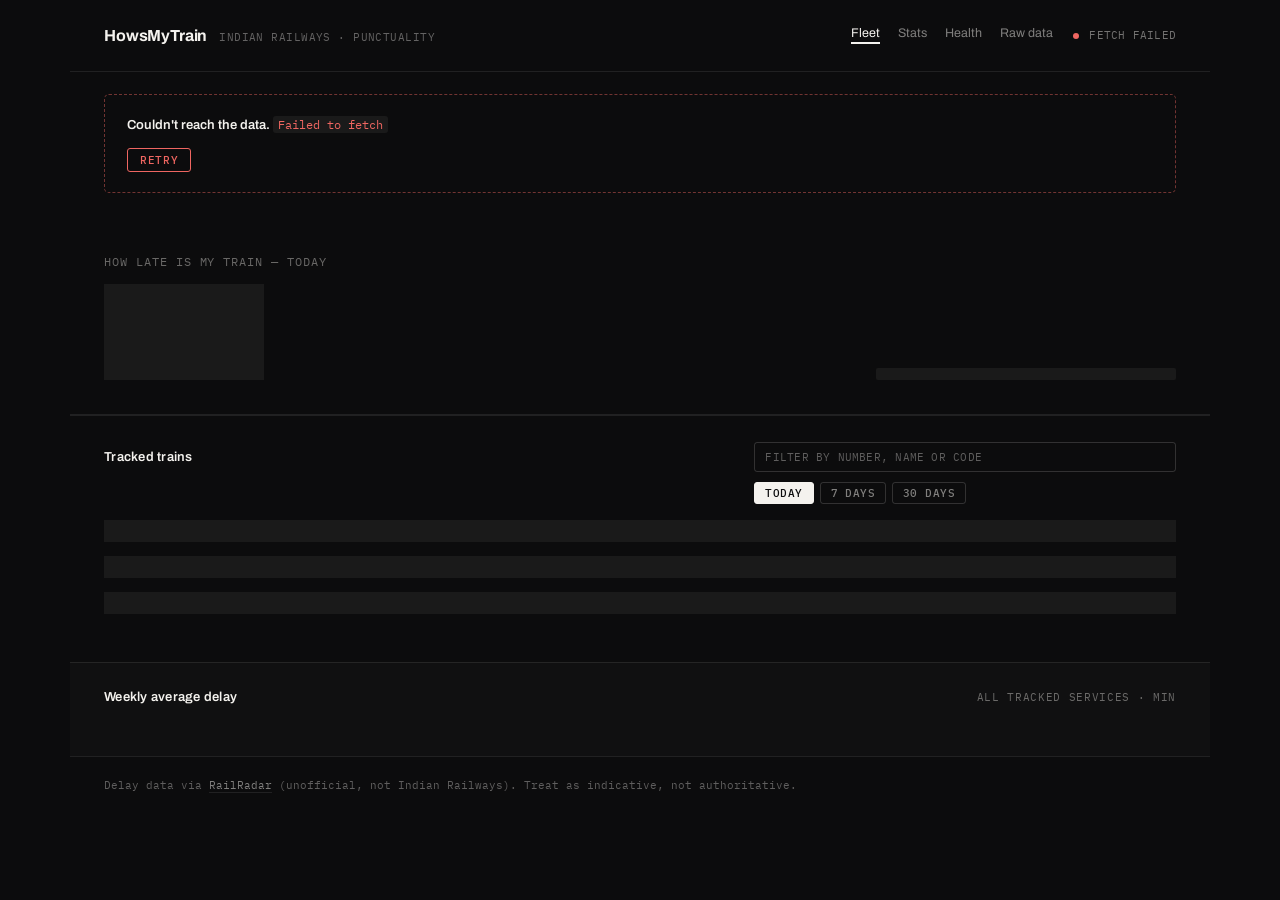
<file: docs/index.html>
<!DOCTYPE html>
<html lang="en">
<head>
<meta charset="UTF-8">
<meta name="viewport" content="width=device-width, initial-scale=1.0">
<title>HowsMyTrain</title>
<link rel="icon" href="./favicon.svg" type="image/svg+xml">
<meta name="theme-color" content="#0c0c0d">
<link rel="stylesheet" href="./styles.css">
<script src="./common.js"></script>
</head>
<body>
<div class="page">
  <div id="nav-slot"></div>

  <main id="main" tabindex="-1">
    <div id="notice"></div>

    <section class="hero-band" id="hero" aria-labelledby="hero-eyebrow">
      <div>
        <div class="hero-eyebrow" id="hero-eyebrow">HOW LATE IS MY TRAIN — TODAY</div>
        <div class="hero-figure"><span class="v sk fig"></span></div>
      </div>
      <div class="hero-rail"><div class="sk line"></div></div>
    </section>

    <section class="band">
      <div class="band-head">
        <h2>Tracked trains</h2>
        <div class="toolbar">
          <input class="search" id="filter" type="search"
                 placeholder="FILTER BY NUMBER, NAME OR CODE" aria-label="Filter trains">
          <div class="range" role="group" aria-label="Aggregation range">
            <button type="button" data-range="today" aria-pressed="true">TODAY</button>
            <button type="button" data-range="7d" aria-pressed="false">7 DAYS</button>
            <button type="button" data-range="30d" aria-pressed="false">30 DAYS</button>
          </div>
        </div>
      </div>
      <div class="states" id="states"></div>
      <div class="reg" id="reg">
        <div class="sk row"></div><div class="sk row"></div><div class="sk row"></div>
      </div>
      <div id="awaiting"></div>
    </section>

    <section class="band raised" id="week-band">
      <div class="band-head">
        <h2>Weekly average delay</h2>
        <span class="label">ALL TRACKED SERVICES · MIN</span>
      </div>
      <div id="week"></div>
    </section>
  </main>

  <div id="foot-slot"></div>
</div>

<script>
// Supabase access, the delay scale, formatting and schedule helpers all live
// in common.js.

const WINDOW_DAYS = 30;          // widest range the toggle offers
const SPARK_RUNS = 7;            // bars in the row chart -- runs, not days
// Fetch window. Wider than WINDOW_DAYS on purpose: the row chart counts runs,
// and a Saturday-only service needs about ten weeks on file before it has
// seven of them. The aggregates still slice their own 7/30 days out of this.
const HISTORY_DAYS = 70;
const REFRESH_MS = 5 * 60 * 1000;

let summary = [];                // train_summary rows
let byTrain = {};                // train_number -> { journey_date: delay }
let todayPoll = {};              // train_number -> delay, for runs polled today
let range = "today";
let stateFilter = null;          // null | 'running' | 'done' | 'before'

const todayKey = () => isoDate(new Date());

/** The last N calendar dates ending today, oldest first. */
function lastDays(n) {
  const out = [];
  for (let i = n - 1; i >= 0; i--) {
    const d = new Date();
    d.setDate(d.getDate() - i);
    out.push(isoDate(d));
  }
  return out;
}

const mean = (xs) => (xs.length ? xs.reduce((a, b) => a + b, 0) / xs.length : null);

// ---------------------------------------------------------------------------
// Rows for the selected range
//
// TODAY keeps every service scheduled to arrive today even before its poll
// lands -- a train that hasn't reported yet is a different fact from one that
// isn't running, and collapsing the two is what makes a sparse dashboard lie.
// The wider ranges show only what was actually observed.
// ---------------------------------------------------------------------------
function rowsFor(range) {
  const window = range === "today" ? [todayKey()] : lastDays(range === "7d" ? 7 : 30);
  const now = new Date();

  return summary.map(t => {
    const hist = byTrain[t.train_number] || {};
    const seen = window.map(d => hist[d]).filter(v => v !== null && v !== undefined);
    // Presence of the key, not of a value: a poll that landed with a null
    // delay is a reading we couldn't use, which is a different fact from
    // never having polled -- and only the latter may fall back to the
    // timetable. Without this a polled-but-unreadable run reads as hours late.
    const polled = Object.prototype.hasOwnProperty.call(todayPoll, t.train_number);
    const reading = todayPoll[t.train_number] || null;
    const delay = range === "today" ? (polled ? reading.delay_minutes : null)
                                    : (seen.length ? Math.round(mean(seen)) : null);
    return { t, delay, polled, observed: seen.length,
             state: journeyState(t, now, reading) };
  }).filter(r =>
    range === "today"
      ? r.t.journeys_observed > 0 && arrivesOn(r.t, now)
      : r.observed > 0
  ).sort(range === "today" ? byJourney : worstFirst);
}

// Worst first, for the aggregate ranges where every row is a finished mean.
// A service with nothing observed sinks rather than posing as punctual.
function worstFirst(a, b) {
  if (a.delay === null) return b.delay === null ? 0 : 1;
  if (b.delay === null) return -1;
  return b.delay - a.delay;
}

// Today reads as a running order, not a league table: what's out there now
// comes first (soonest arrival at the top, since that's the one you're about
// to meet), then the rest of the day in timetable order.
function byJourney(a, b) {
  const enRoute = (r) => (r.state && r.state.key === "running" ? 0 : 1);
  return enRoute(a) - enRoute(b) || arrivalMinutes(a.t) - arrivalMinutes(b.t);
}

// ---------------------------------------------------------------------------
// Hero -- always today, whatever the list is aggregating
// ---------------------------------------------------------------------------
function renderHero() {
  const todayDelay = (t) => (todayPoll[t.train_number] || {}).delay_minutes;
  const scheduled = summary.filter(t => arrivesOn(t, new Date()));
  const observed = scheduled
    .map(t => ({ t, delay: todayDelay(t) }))
    .filter(x => x.delay !== null && x.delay !== undefined);

  // ---- The headline figure -------------------------------------------------
  // Median of the journeys that actually lost time, not a mean over everything.
  //
  // A mean over all readings describes no real train: today's fifteen are
  // 0,0,0,0,0,0,0,0,0,5,6,12,13,27,51 -- mean 8, yet nine were exactly on time
  // and the late ones averaged 26. Dropping the zeros alone would swing it the
  // other way and claim the fleet runs half an hour down on a day most of it
  // was punctual, so the on-time COUNT carries that half of the story instead
  // (the rail beside this, and the note below).
  //
  // Median rather than mean because the tail is extreme: three journeys of two
  // summer specials hold roughly half of every delay minute on record.
  //
  // Note the two cuts differ on purpose. "Lost time" is any delay above zero;
  // "on time" is the DB's <= 10 min rule. A train 6 minutes down is counted
  // both as on time and as having lost time, because both are true.
  const delayed = observed.filter(x => x.delay > 0);
  const typical = delayed.length ? Math.round(median(delayed.map(x => x.delay))) : null;
  const onTime = observed.filter(x => band(x.delay).cls === "good").length;
  const worst = observed.reduce((w, x) => (w && w.delay >= x.delay ? w : x), null);

  // Same-day comparison against the trailing week, excluding today so the
  // baseline isn't partly the number it's being compared with. Same statistic
  // on both sides -- comparing today's median against a weekly mean would
  // report a change that is only a change of definition.
  const prior = lastDays(8).slice(0, 7)
    .flatMap(d => summary.map(t => (byTrain[t.train_number] || {})[d]))
    .filter(v => v !== null && v !== undefined && v > 0);
  const weekTypical = prior.length ? median(prior) : null;
  const delta = typical !== null && weekTypical !== null
    ? Math.round(typical - weekTypical) : null;

  const note = !observed.length
    ? "Not enough data yet — the weekly view needs a few days of polling."
    : !delayed.length
    ? `All ${observed.length} service${observed.length === 1 ? "" : "s"} polled since midnight ran to time.`
    : [
        // The first two numbers must PARTITION the readings, or the sentence
        // invites adding them up: "12 lost time, 17 on time" out of 24 reads
        // as broken arithmetic, because the five services 1-10 min down are
        // in both. So the pair here is lost-time vs exactly-on-schedule, and
        // the 10-minute rule is stated separately as the overlapping measure
        // it is.
        `${delayed.length} of ${observed.length} service${observed.length === 1 ? "" : "s"} polled since midnight lost time,`,
        `${observed.length - delayed.length} ran exactly to schedule.`,
        // Two delayed journeys make a "median" that is just those two averaged,
        // so the count above is what stops it reading as a settled figure.
        onTime ? `${onTime} were inside the 10-minute on-time mark.` : null,
        worst && worst.delay > 120 ? "One is over two hours down." : null,
      ].filter(Boolean).join(" ");

  document.getElementById("hero").innerHTML = `
    <div>
      <div class="hero-eyebrow" id="hero-eyebrow">HOW LATE IS MY TRAIN — TODAY</div>
      <div class="hero-figure">
        <span class="v">${typical === null ? "—" : typical}</span>
        ${typical === null ? "" : `<span class="u">min late, typically</span>`}
      </div>
      <p class="hero-note">${esc(note)}</p>
    </div>
    <div class="hero-rail">
      <div class="rail-row lead">
        <span class="k">ON TIME</span>
        <span class="v">${observed.length ? `${onTime} / ${observed.length}` : "—"}</span>
      </div>
      <div class="strip" role="img"
           aria-label="${observed.length ? `${onTime} of ${observed.length} services on time today` : "No services polled yet today"}">
        ${scheduled.map(t => {
          const d = todayDelay(t);
          return `<i class="${d !== null && d !== undefined && band(d).cls === "good" ? "on" : ""}"></i>`;
        }).join("")}
      </div>
      ${worst ? `
      <a class="rail-worst" href="./train.html?train=${encodeURIComponent(worst.t.train_number)}">
        <span class="rail-row">
          <span class="k">WORST TODAY</span>
          <span class="v" style="color:${scaleOf(worst.delay)}"
            >${esc(worst.t.train_number)} · ${fmtDelay(worst.delay)}</span>
        </span>
        <span class="name">${esc(worst.t.name || "Unnamed service")}</span>
      </a>` : `
      <div class="rail-row spaced">
        <span class="k">WORST TODAY</span>
        <span class="v" style="color:var(--text-3)">—</span>
      </div>`}
      <div class="rail-row">
        <span class="k">VS 7-DAY TYPICAL</span>
        <span class="v" style="color:${delta === null ? "var(--text-3)" : delta <= 0 ? "var(--ontime)" : "var(--severe)"}">
          ${delta === null ? "—" : `${delta <= 0 ? "−" : "+"}${Math.abs(delta)} min`}</span>
      </div>
      <div class="rail-row">
        <span class="k">POLLED</span>
        <span class="v">${observed.length} of ${scheduled.length}</span>
      </div>
    </div>`;
}

// ---------------------------------------------------------------------------
// Register
// ---------------------------------------------------------------------------

/**
 * Seven fixed slots ending today. A day the service didn't run keeps its slot
 * as a floor tick: dropping it would slide the other six along and quietly
 * describe a different week.
 */
/**
 * The row chart: this train's last few journeys, newest at the right.
 *
 * Counts RUNS, not calendar days. Keyed on days it was seven mostly-empty
 * slots for anything that doesn't run daily -- 13066 runs Saturdays, so a
 * seven-day window could never hold more than one bar, and the column said
 * nothing at all for a third of the fleet.
 *
 * Short histories pad on the left so the newest journey is always in the same
 * place across rows; those leading gaps mean "no more runs on file", which
 * looks identical to the old "didn't run that day" and is why the label had
 * to change with the data.
 */
function sparkbars(trainNo) {
  const hist = byTrain[trainNo] || {};
  const runs = Object.keys(hist)
    .filter(d => hist[d] !== null && hist[d] !== undefined)
    .sort()                                  // ISO dates: lexical == chronological
    .slice(-SPARK_RUNS)
    .map(d => hist[d]);

  const max = Math.max(...runs, 1);
  const pad = SPARK_RUNS - runs.length;
  const label = runs.length
    ? `Last ${runs.length} recorded journey${runs.length === 1 ? "" : "s"}, oldest first: `
      + runs.map(v => fmtDelay(v)).join(", ")
    : "No journeys recorded yet";

  return `<span class="spark" role="img" aria-label="${esc(label)}" title="${esc(label)}">`
    + '<i class="gap"></i>'.repeat(pad)
    + runs.map(v =>
        `<i style="height:${Math.max(6, Math.round(100 * v / max))}%;--bar:${scaleOf(v)}"></i>`
      ).join("")
    + `</span>`;
}

const STATE_LABEL = { running: "EN ROUTE", done: "COMPLETED", before: "NOT STARTED" };

/**
 * Journey-state filter.
 *
 * Counts come from the pre-state scope, never from the state selection, so
 * picking one doesn't collapse the other two to zero and strand you there.
 * Only rendered for TODAY: journeyState() is null for anything not running
 * today, so in the wider ranges every count would be zero.
 */
function renderStates(rows) {
  const el = document.getElementById("states");
  if (range !== "today") { el.innerHTML = ""; return; }

  const counts = { running: 0, done: 0, before: 0 };
  for (const r of rows) if (r.state) counts[r.state.key]++;

  // These come from the timetable, not from polling, so they will not agree
  // with the hero's count of readings -- a train can be COMPLETED here and
  // still have no delay on file, because its poll failed or hasn't landed.
  // The titles say so, since the two numbers sit inches apart on the page.
  const why = {
    running: "Scheduled to be under way now. From the timetable, not a live position.",
    done: "Scheduled arrival has passed. Says nothing about whether we got a reading.",
    before: "Not yet due to depart.",
  };
  el.innerHTML = counts.running + counts.done + counts.before === 0 ? "" :
    ["running", "done", "before"].map(k => `
      <button type="button" class="${k}" data-state="${k}"
              title="${why[k]}" aria-pressed="${stateFilter === k}">
        <i aria-hidden="true"></i>${counts[k]} ${STATE_LABEL[k]}
      </button>`).join("");

  el.querySelectorAll("button").forEach(btn => {
    btn.addEventListener("click", () => {
      stateFilter = stateFilter === btn.dataset.state ? null : btn.dataset.state;
      applyFilter();
    });
  });
}

/**
 * The delay cell.
 *
 * With a poll for today's run, this is a measurement. Without one there is no
 * delay to report -- an unpolled train is unknown, not punctual -- so the cell
 * falls back to what the timetable alone can say, in a visibly different
 * register: how long until it is due, or, once it is overdue, the floor on how
 * late it would be if it hasn't arrived. Both are marked; neither is ever
 * rendered as a plain number that could be mistaken for an observation.
 */
function delayCell({ t, delay, polled, observed }, multi) {
  if (delay !== null) {
    return `<span class="r-delay ${delay <= 0 ? "zero" : ""}"
      title="${multi ? `Mean of ${observed} observed journeys` : band(delay).text}"
      >${fmtDelay(delay)}</span>`;
  }
  if (polled && !multi) {
    return `<span class="r-delay none" title="Polled today, but the run carried no usable delay">—</span>`;
  }
  const gap = multi ? null : arrivalGap(t);
  if (gap === null) return `<span class="r-delay none">—</span>`;
  if (gap > 0) {
    return `<span class="r-delay prov" style="--scale:${scaleOf(gap)}"
      title="Not polled yet. Scheduled in at ${hhmm(t.scheduled_arrival)} — at least this late unless it has already arrived."
      >≥&nbsp;${fmtDelay(gap)}</span>`;
  }
  return `<span class="r-delay due"
    title="Still running. Scheduled in at ${hhmm(t.scheduled_arrival)}; the poller reads it near arrival."
    >DUE IN ${fmtDuration(-gap)}</span>`;
}

function renderRows(rows) {
  const reg = document.getElementById("reg");
  if (!rows.length) {
    reg.innerHTML = `<div class="empty-state">${
      summary.length
        ? "No tracked service matches that filter for this range."
        : "No journeys recorded yet — every tracked service is listed below."
    }</div>`;
    return;
  }

  const multi = range !== "today";
  reg.innerHTML = `
    <div class="reg-head" aria-hidden="true">
      <span>NO.</span><span>SERVICE</span><span>ROUTE &amp; TIMETABLE</span>
      <span style="text-align:right">${multi ? "AVG ARR" : "ACTUAL"}</span>
      <span style="text-align:right">${multi ? "AVG DELAY" : "DELAY"}</span>
      <span style="text-align:right" title="Delay as a share of the scheduled journey time">DELAY %</span>
      <span style="text-align:right" title="This train's last 7 recorded journeys, newest at the right — not the last 7 days">LAST 7 RUNS</span>
    </div>
    ${rows.map((r) => {
      const { t, delay, observed, state } = r;
      const actual = delay === null ? "—" : shiftTime(t.scheduled_arrival, delay);
      const span = journeyMinutes(t);
      const share = delayShare(delay, t);
      const meta = [
        multi ? `${observed} RUN${observed === 1 ? "" : "S"}`
              : (state ? STATE_LABEL[state.key] : "NOT RUNNING TODAY"),
        span ? fmtDuration(span) : null,      // scheduled length of the run
      ].filter(Boolean).join(" · ");

      return `
      <a class="reg-row" href="./train.html?train=${encodeURIComponent(t.train_number)}"
         style="--scale:${scaleOf(delay)}">
        <span class="r-no">${esc(t.train_number)}</span>
        <span class="r-svc">
          <span class="r-name">${esc(t.name || "—")}</span>
          <span class="r-meta">${meta}</span>
        </span>
        <span class="r-sched cell-sched">${scheduleStack(t, multi ? null : state)}</span>
        <span class="r-actual">${actual}</span>
        ${delayCell(r, multi)}
        <span class="r-share" title="${span ? `${fmtDelay(delay)} on a ${fmtDuration(span)} run` : "Journey length unknown"}"
          >${share === null ? "—"
             : share <= 0 ? "0%"
             : `${(share * 100).toFixed(share < 0.1 ? 1 : 0)}%`}</span>
        ${sparkbars(t.train_number)}
      </a>`;
    }).join("")}`;
}

function renderAwaiting() {
  // Never-observed services only. A train that ran yesterday but hasn't been
  // polled today is not "awaiting first data" -- it's in the list above with
  // an empty delay, which is the honest place for it.
  const waiting = summary.filter(t => !t.journeys_observed);
  const el = document.getElementById("awaiting");
  if (!waiting.length) { el.innerHTML = ""; return; }

  el.innerHTML = `
    <div class="awaiting">
      <div>
        <h3>Awaiting first data</h3>
        <div class="count">${waiting.length} SERVICE${waiting.length === 1 ? "" : "S"}</div>
      </div>
      <div>
        <p>Tracked and scheduled, but no usable journey recorded yet. A train
        only produces a row when it's polled while actually running — sparse
        services can sit here for days.</p>
        <div class="chips">${waiting.map(t => `
          <a class="chip" href="./train.html?train=${encodeURIComponent(t.train_number)}"
            >${esc(t.train_number)} · ${esc(runDaysText(t.run_days))}</a>`).join("")}</div>
      </div>
    </div>`;
}

function renderWeek() {
  const days = lastDays(7);
  const today = todayKey();
  const vals = days.map(d => {
    const xs = summary.map(t => (byTrain[t.train_number] || {})[d])
                      .filter(v => v !== null && v !== undefined);
    return xs.length ? Math.round(mean(xs)) : null;
  });

  if (!vals.some(v => v !== null)) {
    document.getElementById("week").innerHTML =
      `<div class="empty-state">Not enough data yet — the weekly view needs a few days of polling.</div>`;
    return;
  }

  const max = Math.max(...vals.filter(v => v !== null), 1);
  const worst = Math.max(...vals.filter(v => v !== null));

  document.getElementById("week").innerHTML = `
    <div class="week bars">${days.map((d, i) => {
      const v = vals[i];
      const cls = d === today ? "today" : v !== null && v === worst ? "worst" : "";
      return `<div class="${cls}">
        <span>${v === null ? "—" : v}</span>
        <i style="height:${v === null ? 0 : Math.max(2, Math.round(100 * v / max))}%"></i>
      </div>`;
    }).join("")}</div>
    <div class="week days">${days.map(d => {
      const isToday = d === today;
      const name = new Date(d + "T12:00").toLocaleDateString("en-GB", { weekday: "short" }).toUpperCase();
      return `<span class="${isToday ? "today" : ""}">${isToday ? "TODAY" : name}</span>`;
    }).join("")}</div>`;
}

// ---------------------------------------------------------------------------

function applyFilter() {
  const q = document.getElementById("filter").value.trim().toLowerCase();
  const scoped = rowsFor(range).filter(({ t }) =>
    !q || [t.train_number, t.name, t.source_code, t.destination_code]
      .some(v => String(v ?? "").toLowerCase().includes(q)));

  // Tabs count the search scope, before the state selection is applied.
  renderStates(scoped);
  renderRows(stateFilter && range === "today"
    ? scoped.filter(r => r.state && r.state.key === stateFilter)
    : scoped);
}

function notice(html, cls = "") {
  document.getElementById("notice").innerHTML = `<div class="notice ${cls}">${html}</div>`;
}

async function load() {
  if (!configured()) {
    notice(`<strong>Not configured yet.</strong> Set <code>SUPABASE_URL</code> and
      <code>SUPABASE_ANON_KEY</code> at the top of <code>docs/common.js</code>. Both are
      safe to commit — the anon key is public by design and row-level security
      restricts it to read-only.`);
    setPolled(null, "NOT CONFIGURED");
    return;
  }

  const since = new Date();
  since.setDate(since.getDate() - HISTORY_DAYS);
  try {
    const [rows, hist, runs] = await Promise.all([
      sb("train_summary", "select=*&order=train_number"),
      // `status` is what lets journeyState() see a late train still running,
      // instead of calling it Completed the moment the clock passes its
      // scheduled arrival.
      sb("daily_delays",
         `select=train_number,journey_date,delay_minutes,status,polled_at&journey_date=gte.${isoDate(since)}&order=journey_date`),
      // The heartbeat, not the last poll, says the scheduler is alive: most
      // runs correctly find nothing due and write no poll row at all.
      sb("poller_runs", "select=ran_at&order=ran_at.desc&limit=1").catch(() => []),
    ]);

    summary = rows;
    byTrain = {};
    todayPoll = {};
    for (const r of hist) {
      (byTrain[r.train_number] ||= {})[r.journey_date] = r.delay_minutes;
      // "Did we get a reading for the run arriving today?" is answered by when
      // the poll happened, not by journey_date. journey_date is mid-migration:
      // app/poller.py now files a run under its DEPARTURE date, so an overnight
      // train arriving this morning lands under yesterday and a journey_date ==
      // today lookup would silently report all 21 offset>0 trains as unpolled.
      // polled_at is near arrival under either convention. See TODO.md.
      if (isoDate(new Date(r.polled_at)) === todayKey()) {
        // The whole row, not just the delay: journeyState() needs `status`.
        todayPoll[r.train_number] = r;
      }
    }

    document.getElementById("notice").innerHTML = "";
    renderHero();
    applyFilter();
    renderAwaiting();
    renderWeek();
    setPolled(runs.length ? new Date(runs[0].ran_at) : null);
  } catch (err) {
    console.error(err);
    // The table name is in the message sb() throws; showing it turns "failed
    // to load" into something a maintainer can act on.
    notice(`<strong>Couldn't reach the data.</strong> <code>${esc(err.message)}</code>
      <br><button type="button" class="retry" id="retry">RETRY</button>`, "error");
    document.getElementById("retry").addEventListener("click", load);
    setPolled(null, "FETCH FAILED");
  }
}

document.addEventListener("DOMContentLoaded", () => {
  document.getElementById("nav-slot").innerHTML = appbar("fleet");
  document.getElementById("foot-slot").innerHTML = footer();
  document.getElementById("filter").addEventListener("input", applyFilter);

  document.querySelectorAll(".range button").forEach(btn => {
    btn.addEventListener("click", () => {
      range = btn.dataset.range;
      document.querySelectorAll(".range button").forEach(b =>
        b.setAttribute("aria-pressed", String(b === btn)));
      applyFilter();
    });
  });

  load();
  // The header carries the poll time so a stale view is never mistaken for a
  // live one; refreshing on a timer is what keeps that stamp meaningful.
  setInterval(load, REFRESH_MS);
});
</script>
</body>
</html>
</file>
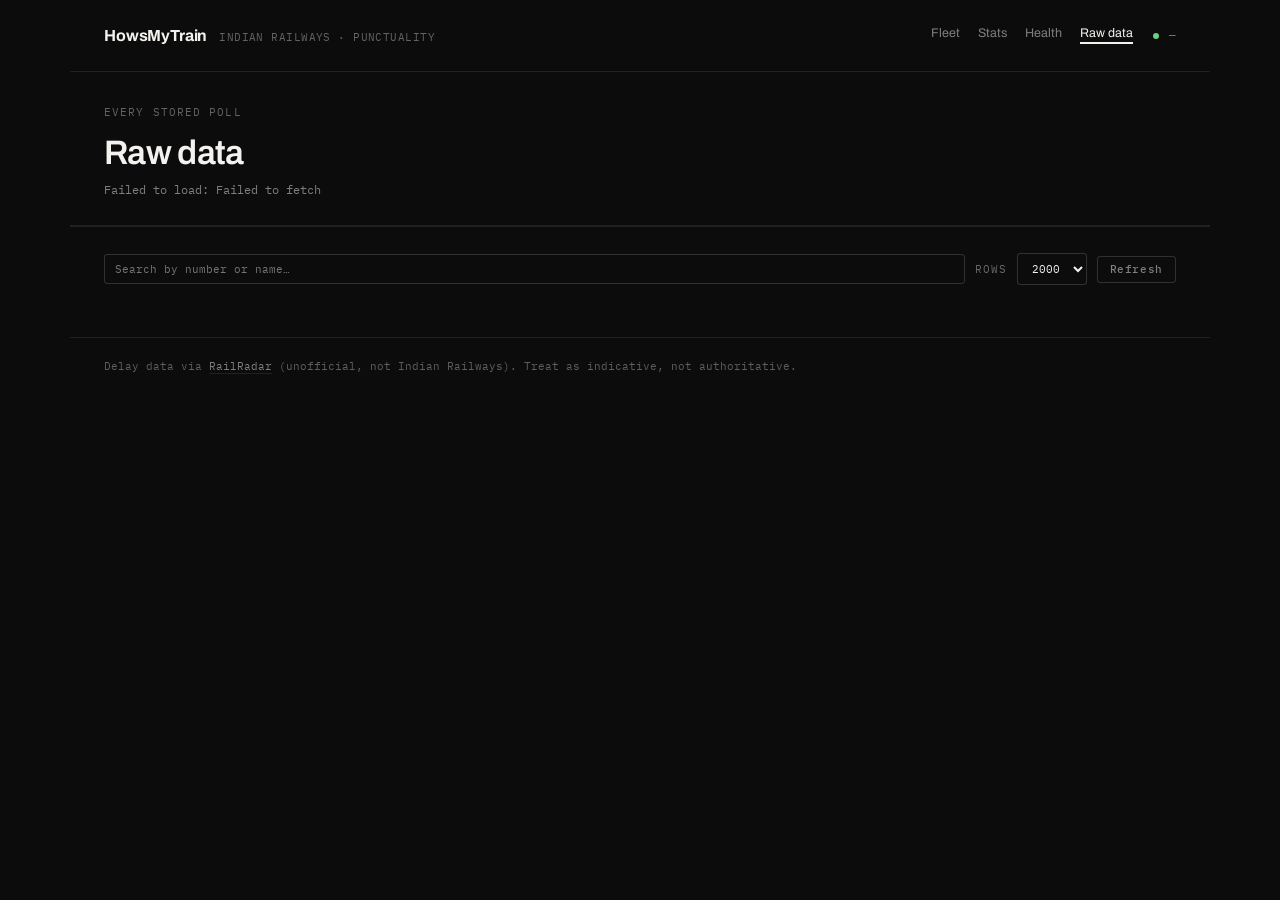
<file: docs/db.html>
<!DOCTYPE html>
<html lang="en">
<head>
<meta charset="UTF-8">
<meta name="viewport" content="width=device-width, initial-scale=1.0">
<title>DB view · HowsMyTrain</title>
<link rel="icon" href="./favicon.svg" type="image/svg+xml">
<meta name="theme-color" content="#0c0c0d">
<link rel="stylesheet" href="./styles.css">
<script src="./common.js"></script>
<style>
  /* Raw table can be wide/long -- let it scroll inside the card. */
  .db-scroll { overflow-x: auto; max-height: 70vh; overflow-y: auto; }
  .db-scroll thead th { position: sticky; top: 0; background: var(--bg); }
  .filters { margin-bottom: 18px; }
  td.mono { color: var(--text-2); }
</style>
</head>
<body>
<div class="page">
  <div id="nav-slot"></div>

  <main id="main" tabindex="-1">
    <div class="page-head">
      <div class="eyebrow">Every stored poll</div>
      <h1>Raw data</h1>
      <div class="meta" id="summary" role="status" aria-live="polite">Loading…</div>
    </div>

    <div class="card">
      <div class="filters">
        <input type="search" id="train-filter" list="train-list"
               placeholder="Search by number or name…" aria-label="Search trains">
        <!-- Native typeahead: the browser does the matching, and typing a name
             the list doesn't have still filters, so it's a search not a picker. -->
        <datalist id="train-list"></datalist>
        <label for="limit">Rows</label>
        <select id="limit">
          <option>200</option><option>500</option><option selected>2000</option>
        </select>
        <button id="refresh">Refresh</button>
      </div>
      <div class="db-scroll" id="table-container"></div>
    </div>
  </main>

  <div id="foot-slot"></div>
</div>

<script>
// Supabase access and formatting helpers live in common.js. This page used to
// hit the local FastAPI /api routes, which meant it was dead on GitHub Pages.

function delayClass(m) {
  if (m === null || m === undefined) return "";
  if (m <= 10) return "on-time";
  if (m <= 30) return "late";
  return "very-late";
}

let names = {};
let allPolls = [];

function render(polls) {
  const container = document.getElementById("table-container");
  if (!polls.length) {
    container.innerHTML = `<div class="empty-state">No polls stored yet for this selection.</div>`;
    return;
  }
  const rows = polls.map(p => {
    const href = `./train.html?train=${encodeURIComponent(p.train_number)}`;
    return `
    <tr data-href="${href}">
      <td class="mono" data-label="id">${p.id}</td>
      <td class="mono" data-label="journey_date">${esc(p.journey_date)}</td>
      <td class="cell-train" data-label="train">
        <a href="${href}" class="t-num">${esc(p.train_number)}</a>
        <span class="t-name">${esc(names[p.train_number] || "—")}</span>
      </td>
      <td class="${delayClass(p.delay_minutes)}" data-label="delay">${p.delay_minutes === null ? "–" : p.delay_minutes + " min"}</td>
      <td data-label="status">${esc(p.status ?? "–")}</td>
      <td data-label="station">${esc(p.current_station_code ?? "–")}</td>
      <td class="mono" data-label="polled_at">${new Date(p.polled_at).toLocaleString()}</td>
    </tr>`;
  }).join("");
  container.innerHTML = `
    <table class="fleet tabular db-long">
      <thead><tr>
        <th>id</th><th>journey_date</th><th>train</th><th>delay</th>
        <th>status</th><th>station</th><th>polled_at (fetched)</th>
      </tr></thead>
      <tbody>${rows}</tbody>
    </table>`;
  wireRows(container);
}

/** Number or name, substring, case-insensitive -- same rule as the fleet page. */
function applyFilter() {
  const q = document.getElementById("train-filter").value.trim().toLowerCase();
  const shown = !q ? allPolls : allPolls.filter(p =>
    p.train_number.toLowerCase().includes(q) ||
    (names[p.train_number] || "").toLowerCase().includes(q)
  );
  render(shown);
  const dates = new Set(shown.map(p => p.journey_date));
  document.getElementById("summary").textContent =
    `${shown.length} row${shown.length === 1 ? "" : "s"}`
    + (q ? ` of ${allPolls.length}` : "")
    + ` · ${dates.size} journey date${dates.size === 1 ? "" : "s"} · loaded ${new Date().toLocaleTimeString()}`;
}

async function load() {
  const limit = document.getElementById("limit").value;
  try {
    allPolls = await sb("polls", `select=*&order=polled_at.desc&limit=${encodeURIComponent(limit)}`);
    applyFilter();
    // Neutral: polls only land when a train is due, so a gap here is the
    // timetable, not a fault. The heartbeat lives on the health page.
    setPolled(allPolls.length ? new Date(allPolls[0].polled_at) : null,
              allPolls.length ? `LAST ROW ${istTime(new Date(allPolls[0].polled_at))} IST` : "NO ROWS",
              true);
  } catch (err) {
    console.error(err);
    document.getElementById("summary").textContent = "Failed to load: " + err.message;
  }
}

document.addEventListener("DOMContentLoaded", async () => {
  document.getElementById("nav-slot").innerHTML = appbar("db");
  document.getElementById("foot-slot").innerHTML = footer();
  const box = document.getElementById("train-filter");
  try {
    const trains = await sb("trains", "select=train_number,name&order=train_number");
    names = Object.fromEntries(trains.map(t => [t.train_number, t.name]));
    document.getElementById("train-list").innerHTML = trains.map(t =>
      `<option value="${esc(t.train_number)}">${esc(t.name || "")}</option>`).join("");
  } catch (err) { console.error(err); }

  // Filtering is local to the rows already fetched, so it can run per keystroke.
  box.addEventListener("input", applyFilter);
  document.getElementById("limit").addEventListener("change", load);
  document.getElementById("refresh").addEventListener("click", load);

  load();
});
</script>
</body>
</html>
</file>
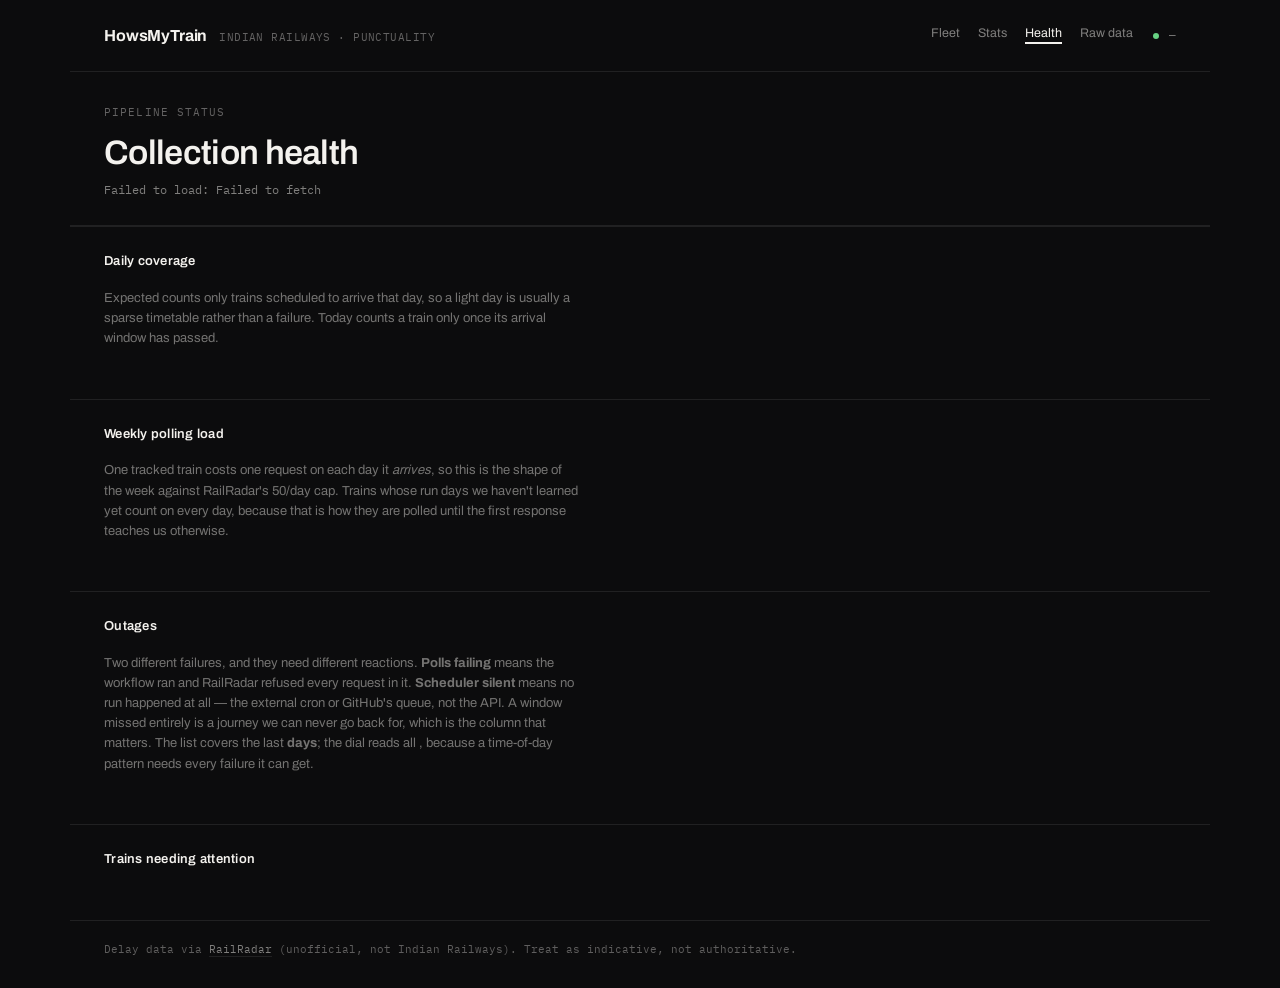
<file: docs/health.html>
<!DOCTYPE html>
<html lang="en">
<head>
<meta charset="UTF-8">
<meta name="viewport" content="width=device-width, initial-scale=1.0">
<title>Collection health · HowsMyTrain</title>
<link rel="icon" href="./favicon.svg" type="image/svg+xml">
<meta name="theme-color" content="#0c0c0d">
<link rel="stylesheet" href="./styles.css">
<script src="./common.js"></script>
<style>
  .table-scroll { overflow-x: auto; }
  .cov { display: flex; align-items: center; gap: 9px; min-width: 150px; }
  .cov .bar-track { flex: 1; }
  .miss { font-size: 11.5px; color: var(--text-3); }
  .miss b { color: var(--late); font-weight: 600; }

  /* ---- Weekly polling load ------------------------------------------------
     Bars are a share of the 50/day API cap, never of the busiest day: the
     headroom IS the point, and normalising to the max would draw a full bar
     on a quiet week. The track's dashed top edge is the cap. */
  .loadbars { align-items: end; }
  .loadbars > div { display: flex; flex-direction: column; gap: 7px; min-width: 0; }
  .loadbars .v { font: 500 12px/1 var(--mono); color: var(--text-2); text-align: center; }
  /* The track is drawn, not implied: its filled height is the whole 50, so
     the empty part above each bar is the headroom you have left. Without it
     seven mid-height bars say nothing about how close the cap is. */
  .loadbars .track {
    height: 108px;
    display: flex;
    align-items: flex-end;
    background: var(--track);
    border-top: 1px dashed rgba(244, 242, 238, 0.22);
  }
  .loadbars i { display: block; width: 100%; background: var(--bar-neutral-strong); min-height: 2px; }
  .loadbars .warn i { background: var(--late); }
  .loadbars .bad  i { background: var(--severe); }
  .loadbars .warn .v { color: var(--late); }
  .loadbars .bad  .v { color: var(--severe); }
  .loadbars .today .v { color: var(--text); }
  .loadbars .today i { background: var(--text); }

  .load-head { display: flex; justify-content: space-between; align-items: baseline; gap: 12px; margin-bottom: 9px; }
  .load-cap { font: 400 10px/1.2 var(--mono); letter-spacing: 0.08em; color: var(--text-3); }

  /* ---- Outages -----------------------------------------------------------
     The log answers "what happened last night", the histogram answers "does
     it keep happening at the same time" -- neither alone was enough to spot
     that every failure on record lands between 23:00 and 02:00. */
  .outages { display: grid; grid-template-columns: minmax(0, 1fr) 300px; gap: 34px; align-items: start; }

  /* A clock, not a bar chart: the failures cluster across midnight, and a
     linear axis tears that one cluster into two edges. 00 at the top,
     clockwise. Spoke length is failures in that hour. */
  .hourdial { display: block; width: 100%; max-width: 250px; margin: 4px auto 0; }
  .hourdial .ring { fill: none; stroke: var(--hairline); }
  .hourdial line { stroke-width: 9; }
  .hourdial line.track { stroke: var(--track); }
  .hourdial line.v { stroke: var(--severe); }
  .hourdial text { fill: var(--text-3); font: 400 9px var(--mono); }
  .hourdial .hub { fill: var(--text-2); font-size: 13px; letter-spacing: 0.04em; }
  .hourdial .hubcap { font-size: 7.5px; letter-spacing: 0.14em; }

  .outage-older { margin: 14px 0 0; }

  @media (max-width: 900px) {
    .outages { grid-template-columns: minmax(0, 1fr); gap: 26px; }
  }

  /* styles.css drops .week.days to gap:5px here. This row is .week.loadbars,
     so it keeps the base 10px unless told otherwise -- and the day labels
     would then sit out of line with the bars they belong to. */
  @media (max-width: 720px) {
    .week.loadbars { gap: 5px; }
    .loadbars .track { height: 84px; }
    .loadbars .v { font-size: 10px; }
    .load-head { flex-direction: column; align-items: flex-start; gap: 3px; }
  }
</style>
</head>
<body>
<div class="page">
  <div id="nav-slot"></div>

  <main id="main" tabindex="-1">
    <div class="page-head">
      <div class="eyebrow">Pipeline status</div>
      <h1>Collection health</h1>
      <div class="meta" id="subtitle" role="status" aria-live="polite">Loading…</div>
    </div>

    <div class="hero" id="hero"></div>

    <div class="card">
      <div class="card-head"><h2>Daily coverage</h2></div>
      <p class="waiting-note">
        Expected counts only trains scheduled to arrive that day, so a light
        day is usually a sparse timetable rather than a failure. Today counts
        a train only once its arrival window has passed.
      </p>
      <div class="table-scroll" id="days"></div>
    </div>

    <div class="card">
      <div class="card-head"><h2>Weekly polling load</h2></div>
      <p class="waiting-note">
        One tracked train costs one request on each day it <em>arrives</em>, so
        this is the shape of the week against RailRadar's 50/day cap. Trains
        whose run days we haven't learned yet count on every day, because that
        is how they are polled until the first response teaches us otherwise.
      </p>
      <div id="load"></div>
    </div>

    <div class="card">
      <div class="card-head"><h2>Outages</h2></div>
      <p class="waiting-note">
        Two different failures, and they need different reactions.
        <b>Polls failing</b> means the workflow ran and RailRadar refused every
        request in it. <b>Scheduler silent</b> means no run happened at all —
        the external cron or GitHub's queue, not the API. A window missed
        entirely is a journey we can never go back for, which is the column
        that matters. The list covers the last <b><span id="recent-days"></span>
        days</b>; the dial reads all <b><span id="hist-days"></span></b>, because
        a time-of-day pattern needs every failure it can get.
      </p>
      <div class="outages">
        <div class="table-scroll" id="incidents"></div>
        <div id="byhour"></div>
      </div>
    </div>

    <div class="card">
      <div class="card-head"><h2>Trains needing attention</h2></div>
      <div class="table-scroll" id="attention"></div>
    </div>
  </main>

  <div id="foot-slot"></div>
</div>

<script>
// How far back the page fetches. The outage log needs the longer view -- an
// incident a fortnight ago is still worth seeing, and gaps are found between
// consecutive heartbeats, so a short window would invent one at the cut.
const DAYS_BACK = 14;

// What the lists show. "Is collection working now" is a week's question, and a
// fortnight of rows answered it at twice the length. The charts still read the
// full DAYS_BACK: a distribution wants every observation it can get, and the
// time-of-day pattern only became visible with two weeks of failures in it.
const RECENT_DAYS = 7;
const WINDOW_AFTER_MIN = 90;   // matches AFTER in scripts/poll_due.py
const WINDOW_BEFORE_MIN = 10;  // matches BEFORE

// Dial geometry, in viewBox units: centre, inner radius, outer radius.
const DIAL_C = 110, DIAL_R0 = 46, DIAL_R1 = 94;

// The poller is triggered every 15 min, so a longer silence than this means a
// run was skipped rather than merely late. Also the tolerance for stitching
// consecutive failures into one incident: two failed runs 20 min apart are one
// outage, not two, and a list that says otherwise buries the real story.
const INCIDENT_GAP_MIN = 30;

/**
 * Group the heartbeat into outages, of two kinds that need different fixes.
 *
 *   polls-failing    the run happened and every poll in it was refused
 *   scheduler-silent no heartbeat at all for longer than INCIDENT_GAP_MIN
 *
 * A run with nothing due is not evidence of anything -- most runs find nothing
 * due -- so only runs that actually tried and got nowhere count as failing.
 *
 * `runs` comes in newest-first (that is how the page fetches it); this reads
 * oldest-first so adjacency is chronological, and returns newest-first again.
 */
function findIncidents(runs, now = new Date()) {
  const ts = [...runs]
    .map(r => ({ ...r, at: new Date(r.ran_at) }))
    .sort((a, b) => a.at - b.at);
  const out = [];
  let open = null;

  for (const r of ts) {
    // A poll that got through ends whatever was open: that is recovery, not a
    // lull. Only idle runs -- nothing due, so no evidence either way -- are
    // bridged, which is what the tolerance is for. Without this an outage
    // merges across its own recovery and reads as one long failure.
    if (r.ok_count > 0) {
      if (open) { out.push(open); open = null; }
      continue;
    }
    const failing = r.due_count > 0;
    if (failing) {
      if (open && (r.at - open.end) / 6e4 <= INCIDENT_GAP_MIN) {
        open.end = r.at;
        open.runs += 1;
        open.polls += r.failed_count;
        if (r.failure_reason) open.reasons.add(r.failure_reason);
      } else {
        if (open) out.push(open);
        open = { kind: "polls failing", start: r.at, end: r.at, runs: 1,
                 polls: r.failed_count, reasons: new Set(r.failure_reason ? [r.failure_reason] : []) };
      }
    }
  }
  if (open) out.push(open);

  // Silences are found between consecutive heartbeats rather than inside the
  // loop above: a gap is the absence of a run, so no row carries it.
  for (let i = 1; i < ts.length; i++) {
    const gap = (ts[i].at - ts[i - 1].at) / 6e4;
    if (gap > INCIDENT_GAP_MIN) {
      out.push({ kind: "scheduler silent", start: ts[i - 1].at, end: ts[i].at,
                 runs: 0, polls: 0, reasons: new Set() });
    }
  }
  // Still quiet right now counts too, or the one outage you most want to see
  // is the one that never appears.
  if (ts.length && (now - ts[ts.length - 1].at) / 6e4 > INCIDENT_GAP_MIN) {
    out.push({ kind: "scheduler silent", start: ts[ts.length - 1].at, end: now,
               runs: 0, polls: 0, ongoing: true, reasons: new Set() });
  }
  return out.sort((a, b) => b.start - a.start);
}

/**
 * Journeys whose whole polling window fell inside an outage.
 *
 * The honest cost. Failed polls get retried on the next tick, so a burst that
 * happens to miss every arrival costs nothing; one that swallows a window
 * costs that journey permanently, because RailRadar only serves current runs.
 */
function missedIn(incident, trains, runs) {
  // The test is "did any poll get through while this window was open", not
  // "does the window sit inside the incident's timestamps". Containment looks
  // equivalent and isn't: a heartbeat is stamped to the second, so 22469's
  // window opening at 23:00:00 fell outside an outage whose first failing run
  // is stamped 23:00:47, and a lost journey went unreported over 47 seconds.
  // Asking about successes needs no boundary arithmetic at all.
  const successes = runs.filter(r => r.ok_count > 0).map(r => +new Date(r.ran_at));
  let missed = 0;

  for (const t of trains) {
    const arr = minutesOfDay(t.scheduled_arrival);
    if (arr === null) continue;
    // From the day before to the day after: a window can open on one date and
    // shut on the next, and a long silence spans several.
    const from = new Date(incident.start);
    from.setHours(0, 0, 0, 0);
    from.setDate(from.getDate() - 1);
    for (let d = from; +d <= +incident.end + 864e5; d.setDate(d.getDate() + 1)) {
      const day = new Date(d);
      if (!arrivesOn(t, day)) continue;
      const open = day.getTime() + (arr - WINDOW_BEFORE_MIN) * 6e4;
      const shut = day.getTime() + (arr + WINDOW_AFTER_MIN) * 6e4;
      if (shut < +incident.start || open > +incident.end) continue;  // untouched
      if (!successes.some(s => s >= open && s <= shut)) missed += 1;
    }
  }
  return missed;
}

/** Failed polls per hour of the day, over whatever window is loaded. */
function failuresByHour(runs) {
  const hours = Array.from({ length: 24 }, () => ({ failed: 0, attempts: 0 }));
  for (const r of runs) {
    const h = new Date(r.ran_at).getHours();
    hours[h].failed += r.failed_count;
    hours[h].attempts += r.ok_count + r.failed_count;
  }
  return hours;
}

function minutesOfDay(t) {
  if (!t) return null;
  const [h, m] = String(t).split(":");
  return Number(h) * 60 + Number(m);
}

/** For today, a train only counts as expected once its window has closed. */
function windowClosed(train, now) {
  const arr = minutesOfDay(train.scheduled_arrival);
  if (arr === null) return true;
  return now.getHours() * 60 + now.getMinutes() > arr + WINDOW_AFTER_MIN;
}

function coverageBar(actual, expected) {
  const pct = expected ? Math.round(100 * actual / expected) : 100;
  const cls = pct >= 95 ? "good" : pct >= 70 ? "warn" : "bad";
  return `<div class="cov">
      <div class="bar-track"><div class="bar-fill ${cls}" style="width:${pct}%"></div></div>
      <span class="d-${cls}">${pct}%</span>
    </div>`;
}

const API_CAP = 50;   // RailRadar free tier, see app/railradar.py

/**
 * How many requests each weekday costs, against the cap.
 *
 * Counted through arrivesOn() rather than off run_days directly: run_days are
 * DEPARTURE days and we poll at arrival, so an overnight train departing
 * Friday spends its request on Saturday. Reading the raw array here would put
 * the load on the wrong day for all 21 offset services.
 */
// A single failed run has no duration -- "0 min" reads as though nothing
// happened, when what happened is one tick's worth of trains going unread.
const fmtDur = (mins) =>
  (mins < 1 ? "one tick"
            : mins < 60 ? `${Math.round(mins)} min`
                        : `${Math.floor(mins / 60)}h${String(Math.round(mins % 60)).padStart(2, "0")}`);

function renderOutages(runs, trains, now) {
  // Grouped over everything loaded, then listed for the recent window only.
  // Grouping first matters: an incident that began before the cutoff and ran
  // past it is one outage, and finding incidents in a pre-trimmed series would
  // split it at the boundary and report the tail as its own event.
  // The card's own prose states both windows; filled from the constants so a
  // caption cannot drift away from the numbers it describes.
  document.getElementById("recent-days").textContent = RECENT_DAYS;
  document.getElementById("hist-days").textContent = DAYS_BACK;

  const cutoff = now - RECENT_DAYS * 864e5;
  const all = findIncidents(runs, now);
  const incidents = all.filter(i => i.end >= cutoff);
  const older = all.length - incidents.length;
  const el = document.getElementById("incidents");

  el.innerHTML = !incidents.length
    ? `<div class="empty-state">No outages in the last ${RECENT_DAYS} days.${
        older ? ` ${older} before that.` : ""}</div>`
    : `<table class="tabular">
        <thead><tr><th>When</th><th>For</th><th>What</th>
          <th class="num">Polls lost</th><th class="num">Windows missed</th></tr></thead>
        <tbody>${incidents.map(i => {
          const mins = (i.end - i.start) / 6e4;
          const missed = missedIn(i, trains, runs);
          const why = [...i.reasons].join(", ");
          return `<tr>
            <td>${i.start.toLocaleString(undefined, { month: "short", day: "numeric",
                   hour: "2-digit", minute: "2-digit" })}${i.ongoing ? " <b>· now</b>" : ""}</td>
            <td>${fmtDur(mins)}</td>
            <td>${i.kind}${why ? ` <span class="dim">${esc(why)}</span>`
                   : i.kind === "polls failing" ? ` <span class="dim">reason not recorded</span>` : ""}</td>
            <td class="num">${i.polls || "—"}</td>
            <td class="num ${missed ? "bad" : ""}">${missed || "—"}</td>
          </tr>`;
        }).join("")}</tbody>
      </table>${older ? `<p class="waiting-note outage-older">${older} older
        outage${older === 1 ? "" : "s"} in the ${DAYS_BACK}-day history, still
        counted in the dial.</p>` : ""}`;

  // Failures by hour, as a 24-hour dial rather than a bar chart.
  //
  // The whole finding is that they cluster across midnight -- 23:00, 00:00 and
  // 01:00 hold every one of them. On a linear axis that single cluster is torn
  // in half and pinned to opposite ends, which is the one shape the chart
  // exists to show. A clock face has no ends.
  const hours = failuresByHour(runs);
  const worst = Math.max(1, ...hours.map(h => h.failed));
  const peak = hours.indexOf(hours.reduce((a, b) => (b.failed > a.failed ? b : a)));
  const total = hours.reduce((a, h) => a + h.failed, 0);

  // 00 at the top, clockwise, like a clock.
  const polar = (r, hour) => {
    const a = (hour / 24) * 2 * Math.PI - Math.PI / 2;
    return [(DIAL_C + r * Math.cos(a)).toFixed(1), (DIAL_C + r * Math.sin(a)).toFixed(1)];
  };
  const spoke = (hour, from, to, cls, title) => {
    const [x1, y1] = polar(from, hour);
    const [x2, y2] = polar(to, hour);
    return `<line class="${cls}" x1="${x1}" y1="${y1}" x2="${x2}" y2="${y2}"${
      title ? `><title>${title}</title></line>` : "/>"}`;
  };

  document.getElementById("byhour").innerHTML = `
    <div class="load-head">
      <span class="load-cap">FAILED POLLS BY HOUR</span>
      <span class="load-cap">${total} OF ${hours.reduce((a, h) => a + h.attempts, 0)}
        · ${DAYS_BACK}D</span>
    </div>
    <svg class="hourdial" viewBox="0 0 ${DIAL_C * 2} ${DIAL_C * 2}" role="img"
         aria-label="${total} failed polls by hour of day${total ? `, peaking at ${String(peak).padStart(2, "0")}:00` : ""}">
      <circle class="ring" cx="${DIAL_C}" cy="${DIAL_C}" r="${DIAL_R1}"/>
      ${/* Every hour gets a full-length faint spoke: it carries the hover
            target, and an hour with no failures still has to be findable. */""}
      ${hours.map((h, i) => spoke(i, DIAL_R0, DIAL_R1, "track",
        `${String(i).padStart(2, "0")}:00 — ${h.failed} of ${h.attempts} attempts failed`)).join("")}
      ${hours.map((h, i) => (h.failed
        ? spoke(i, DIAL_R0, DIAL_R0 + (DIAL_R1 - DIAL_R0) * (h.failed / worst), "v bad", "")
        : "")).join("")}
      ${[0, 6, 12, 18].map(hr => {
        const [x, y] = polar(DIAL_R1 + 11, hr);
        return `<text x="${x}" y="${y}" text-anchor="middle" dominant-baseline="central"
          >${String(hr).padStart(2, "0")}</text>`;
      }).join("")}
      ${total ? `
        <text x="${DIAL_C}" y="${DIAL_C - 8}" text-anchor="middle" class="hubcap">WORST HOUR</text>
        <text x="${DIAL_C}" y="${DIAL_C + 10}" text-anchor="middle" class="hub"
          >${String(peak).padStart(2, "0")}:00</text>`
      : `<text x="${DIAL_C}" y="${DIAL_C}" text-anchor="middle" dominant-baseline="central"
           class="hubcap">NO FAILURES</text>`}
    </svg>`;
}

function renderLoad(trains, now) {
  // Monday of the current week, so the seven dates line up with the labels.
  const monday = new Date(now);
  monday.setDate(monday.getDate() - ((now.getDay() + 6) % 7));
  const days = WEEK.map((_, i) => {
    const d = new Date(monday);
    d.setDate(d.getDate() + i);
    return d;
  });

  const counts = days.map(d => trains.filter(t => arrivesOn(t, d)).length);
  const peak = Math.max(...counts);
  const todayKey = weekKey(now);

  document.getElementById("load").innerHTML = `
    <div class="load-head">
      <span class="load-cap">BUSIEST ${WEEK[counts.indexOf(peak)].toUpperCase()} · ${peak} OF ${API_CAP}
        · ${Math.max(0, API_CAP - peak)} SPARE</span>
      <span class="load-cap">50/DAY API CAP</span>
    </div>
    <div class="week loadbars">${counts.map((n, i) => {
      // Against the cap, not against each other.
      const pctOfCap = n / API_CAP;
      const cls = pctOfCap > 0.9 ? "bad" : pctOfCap > 0.7 ? "warn" : "";
      const today = WEEK[i] === todayKey ? " today" : "";
      return `<div class="${cls}${today}">
        <span class="v">${n}</span>
        <span class="track" title="${n} of ${API_CAP} requests">
          <i style="height:${Math.min(100, Math.max(1, pctOfCap * 100)).toFixed(1)}%"></i>
        </span>
      </div>`;
    }).join("")}</div>
    <div class="week days">${WEEK.map(d => {
      const isToday = d === todayKey;
      return `<span class="${isToday ? "today" : ""}">${isToday ? "TODAY" : d.toUpperCase()}</span>`;
    }).join("")}</div>`;
}

/**
 * Which trains we have a reading for, keyed by the date they ARRIVED.
 *
 * A poll is filed under `journey_date`, the date the run departed its source,
 * because that is what RailRadar's startDate reports. Every other number on
 * this page is about arrivals: a day's "expected" is the trains scheduled to
 * arrive on it. Comparing the two directly is off by arrival_day_offset, and
 * it passes anyway on most days for the worst possible reason -- a daily train
 * has *some* row under that date, just belonging to a different journey. Only
 * the most recent day fails to line up, which is precisely the window the
 * attention table reads, so 04014 was reported missed every day while being
 * polled correctly every day.
 */
function pollsByArrivalDate(polls, trains) {
  const offset = {};
  for (const t of trains) offset[t.train_number] = t.arrival_day_offset || 0;

  const byDate = {};
  for (const p of polls) {
    if (!p.journey_date) continue;
    // Built from parts in local time: new Date("2026-08-07") is parsed as UTC
    // midnight, which is the previous day for any viewer behind UTC.
    const [y, m, d] = String(p.journey_date).split("-").map(Number);
    const arrived = new Date(y, m - 1, d + (offset[p.train_number] || 0));
    (byDate[isoDate(arrived)] ||= new Set()).add(p.train_number);
  }
  return byDate;
}

function render(trains, polls, runs, now) {
  const byDate = pollsByArrivalDate(polls, trains);

  const today = isoDate(now);
  // A train can only be missed on days it was actually being tracked. Without
  // this, adding trains retroactively invents misses for every earlier day and
  // drags coverage down to a number that means nothing.
  const trackedFrom = (t) => (t.created_at ? isoDate(new Date(t.created_at)) : "0000-00-00");
  const rows = [];
  for (let i = 0; i < RECENT_DAYS; i++) {
    const d = new Date(now);
    d.setDate(d.getDate() - i);
    const key = isoDate(d);
    const expectedTrains = trains.filter(t =>
      arrivesOn(t, d) && key >= trackedFrom(t) && (key !== today || windowClosed(t, now))
    );
    const got = byDate[key] || new Set();
    const missed = expectedTrains.filter(t => !got.has(t.train_number));
    // Counted against the expected set, not as every reading filed on that
    // date. Today holds readings for trains whose windows have not closed yet
    // -- an early poll, or a follow-up chasing a late run -- and those are not
    // evidence about the journeys being scored. Counting them gave today 18
    // of 14, which reads as 129% coverage.
    rows.push({ key, d, expected: expectedTrains.length,
                actual: expectedTrains.length - missed.length, missed });
  }

  // Only days from the first poll onward -- before that there was nothing to miss.
  const dates = Object.keys(byDate).sort();
  const firstDay = dates[0];
  const scored = rows.filter(r => firstDay && r.key >= firstDay);

  const totExp = scored.reduce((a, r) => a + r.expected, 0);
  const totAct = scored.reduce((a, r) => a + Math.min(r.actual, r.expected), 0);
  const lastPoll = polls.length
    ? new Date(Math.max(...polls.map(p => new Date(p.polled_at))))
    : null;
  const covPct = totExp ? Math.round(100 * totAct / totExp) : null;

  // The heartbeat, not the last poll, is what says the scheduler is alive:
  // most runs correctly find nothing due and write no poll rows.
  const lastRun = runs.length ? new Date(Math.max(...runs.map(r => new Date(r.ran_at)))) : null;
  setPolled(lastRun, lastRun ? null : "NO HEARTBEAT");
  const minsSinceRun = lastRun ? (now - lastRun) / 6e4 : null;
  const runTone = minsSinceRun === null ? "idle"
    : minsSinceRun < 45 ? "good" : minsSinceRun < 120 ? "warn" : "bad";
  const runsToday = runs.filter(r => isoDate(new Date(r.ran_at)) === today).length;

  document.getElementById("hero").innerHTML = [
    ["Scheduler", lastRun ? Math.round(minsSinceRun) : "–", lastRun ? "min ago" : "",
      lastRun ? `${runsToday} runs today · external cron triggers every 15 min`
              : "no heartbeat yet — deploy the updated poller", "--series-1", runTone],
    ["Coverage", covPct === null ? "–" : covPct, covPct === null ? "" : "%",
      `${totAct} of ${totExp} expected polls · ${RECENT_DAYS} days`, "--series-3",
      covPct === null ? "" : covPct >= 95 ? "good" : covPct >= 70 ? "warn" : "bad"],
    ["Last train polled", lastPoll ? `${Math.round((now - lastPoll) / 36e5)}` : "–", lastPoll ? "h ago" : "",
      lastPoll ? "gaps here are normal between arrivals" : "nothing recorded", "--series-7", ""],
    ["Trains tracked", trains.length, "",
      `${trains.filter(t => !t.run_days).length} schedules still unknown`, "--series-2", ""],
  ].map(([k, v, unit, d, hue, tone]) => `
    <div class="stat" style="--accent: var(${hue})">
      <div class="k">${k}</div>
      <div class="v ${tone}">${v}${unit ? `<span class="unit">${unit}</span>` : ""}</div>
      <div class="d">${d}</div>
    </div>`).join("");

  document.getElementById("days").innerHTML = `
    <table class="fleet tabular">
      <thead><tr><th>Date</th><th>Day</th><th class="num">Expected</th><th class="num">Polled</th>
        <th>Coverage</th><th>Missed</th></tr></thead>
      <tbody>${rows.map(r => `
        <tr>
          <td>${r.key}${r.key === today ? ' <span class="dim">(today)</span>' : ""}</td>
          <td class="dim">${r.d.toLocaleDateString(undefined, { weekday: "short" })}</td>
          <td class="num">${r.expected}</td>
          <td class="num">${r.actual}</td>
          <td>${r.expected ? coverageBar(r.actual, r.expected) : '<span class="dim">—</span>'}</td>
          <td class="miss">${
            !firstDay || r.key < firstDay ? '<span class="dim">before tracking</span>'
            : r.missed.length ? `<b>${r.missed.length}</b> · ${r.missed.slice(0, 6).map(t => esc(t.train_number)).join(", ")}${r.missed.length > 6 ? "…" : ""}`
            : '<span class="d-good">complete</span>'
          }</td>
        </tr>`).join("")}</tbody>
    </table>`;

  // Anything expected in the last 3 scored days but never seen.
  const recent = scored.slice(0, 3);
  const problem = trains.map(t => {
    const missedDays = recent.filter(r => r.missed.some(m => m.train_number === t.train_number)).length;
    const everPolled = polls.some(p => p.train_number === t.train_number);
    return { t, missedDays, everPolled };
  }).filter(x => x.missedDays > 0 || !x.everPolled);

  document.getElementById("attention").innerHTML = !problem.length
    ? `<div class="empty-state">Nothing outstanding — every expected poll has landed.</div>`
    : `<table class="fleet tabular">
        <thead><tr><th>Train</th><th>Route &amp; time</th><th>Runs on</th>
          <th class="num">Missed</th><th>State</th></tr></thead>
        <tbody>${problem.map(({ t, missedDays, everPolled }) => {
          const href = `./train.html?train=${encodeURIComponent(t.train_number)}`;
          const tone = !everPolled ? "idle" : missedDays >= 2 ? "bad" : "warn";
          const label = !everPolled ? "Never polled" : missedDays >= 2 ? "Repeatedly missed" : "Missed once";
          return `<tr data-href="${href}">
            <td class="cell-train"><a href="${href}" class="t-num">${esc(t.train_number)}</a>
                <span class="t-name">${esc(t.name || "—")}</span></td>
            ${scheduleCell(t)}
            <td data-label="Runs on">${runDaysDots(t.run_days)}</td>
            <td class="num" data-label="Missed">${missedDays || "–"}</td>
            <td data-label="State"><span class="pill ${tone}">${label}</span></td>
          </tr>`;
        }).join("")}</tbody>
      </table>`;
  wireRows(document.getElementById("attention"));

  renderLoad(trains, now);
  renderOutages(runs, trains, now);

  document.getElementById("subtitle").textContent =
    `${trains.length} trains · coverage ${RECENT_DAYS} days · outages ${DAYS_BACK} · `
    + `checked ${now.toLocaleTimeString()}`;
}

async function main() {
  document.getElementById("nav-slot").innerHTML = appbar("health");
  document.getElementById("foot-slot").innerHTML = footer();
  if (!configured()) {
    document.getElementById("subtitle").textContent = "Awaiting Supabase config";
    setPolled(null, "NOT CONFIGURED");
    return;
  }
  try {
    const since = new Date();
    since.setDate(since.getDate() - DAYS_BACK);
    const [trains, polls, runs] = await Promise.all([
      sb("train_summary", "select=*&order=train_number"),
      sb("polls", `select=train_number,journey_date,polled_at&journey_date=gte.${isoDate(since)}&order=polled_at.desc`),
      // poller_runs may not exist yet on an un-migrated project -- the page
      // still works without it, just without the heartbeat.
      //
      // The whole window now, not the newest 500: the outage log finds
      // silences between consecutive heartbeats, so a truncated series
      // invents a gap at the cut. That is ~1350 rows over 14 days, which
      // sb() pages through. Ordered regardless -- unordered, the rows dropped
      // at PostgREST's cap would be the newest, which is what once had the
      // page reporting the scheduler 15 h dead while it was running fine.
      //
      // select=* rather than a column list so this keeps working before
      // failure_reason has been added to the database.
      sb("poller_runs", `select=*&ran_at=gte.${isoDate(since)}&order=ran_at.desc`)
        .catch(() => []),
    ]);
    render(trains, polls, runs, new Date());
  } catch (err) {
    console.error(err);
    document.getElementById("subtitle").textContent = "Failed to load: " + err.message;
  }
}

document.addEventListener("DOMContentLoaded", main);
</script>
</body>
</html>
</file>
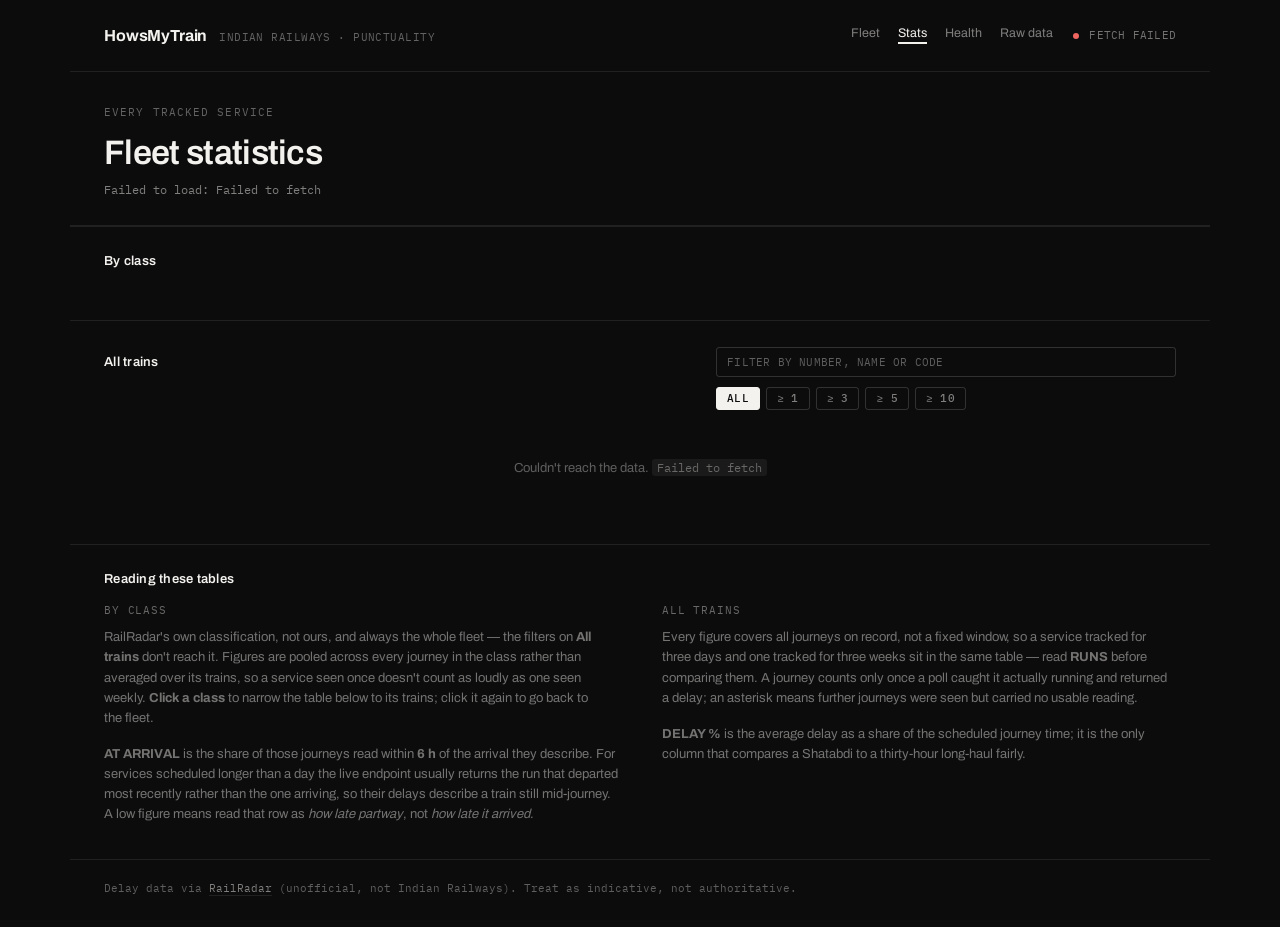
<file: docs/stats.html>
<!DOCTYPE html>
<html lang="en">
<head>
<meta charset="UTF-8">
<meta name="viewport" content="width=device-width, initial-scale=1.0">
<title>Fleet statistics · HowsMyTrain</title>
<link rel="icon" href="./favicon.svg" type="image/svg+xml">
<meta name="theme-color" content="#0c0c0d">
<link rel="stylesheet" href="./styles.css">
<script src="./common.js"></script>
<style>
  .table-scroll { overflow-x: auto; }

  /* Sortable headers. The button carries the click so the header stays a real
     control for keyboard and screen readers; aria-sort on the th is what
     announces the current order, and the arrow is drawn from it so the two
     can never disagree. */
  th.sortable { padding: 0; }
  th.sortable button {
    all: unset;
    box-sizing: border-box;
    cursor: pointer;
    display: flex;
    align-items: center;
    gap: 5px;
    width: 100%;
    padding: 0 0 9px;
    font: inherit;
    letter-spacing: inherit;
    color: inherit;
  }
  th.sortable.num button { justify-content: flex-end; }
  th.sortable button:hover { color: var(--text); }
  th.sortable button:focus-visible { outline: 2px solid var(--text); outline-offset: -2px; }
  th[aria-sort] button { color: var(--text); }

  /* U+2191/U+2193 rather than the triangles: both are in the subsetted mono
     face, so they render in the header's own font instead of falling back. */
  th.sortable button::after { content: ""; font-size: 9px; opacity: 0.5; }
  th[aria-sort="ascending"] button::after { content: "\2191"; opacity: 1; }
  th[aria-sort="descending"] button::after { content: "\2193"; opacity: 1; }

  /* The journey length is a schedule fact, not a measurement -- it should not
     read as loudly as the delay columns beside it.
     Not `.jrny`: that name is taken by the progress track in styles.css, and
     borrowing it renders every cell in this column as a 42x3px grey bar. */
  td.cell-dur { color: var(--text-2); }

  /* Both tables' notes sit together at the foot of the page instead of
     interrupting the run of tables. Two columns so the block fills the page
     width rather than hugging the left edge, without any line running to the
     140 characters a single full-width column would give at this page size --
     which is why the shared 68ch cap is lifted only inside this grid. */
  .notes-grid {
    display: grid;
    grid-template-columns: repeat(auto-fit, minmax(300px, 1fr));
    gap: 22px 44px;
  }
  .notes-grid h3 {
    font: 400 10.5px/1.3 var(--mono);
    letter-spacing: 0.08em;
    text-transform: uppercase;
    color: var(--text-label);
    margin: 0 0 10px;
  }
  .notes-grid .waiting-note { max-width: none; }
  .notes-grid .waiting-note:last-child { margin-bottom: 0; }

  /* Class rows filter the table below. The whole row is the target; the button
     exists so the control is real for keyboard and screen readers, and carries
     aria-pressed as the state. Same idiom as the histogram bars above. */
  #classes tbody tr { cursor: pointer; }
  #classes tbody tr:hover { background: var(--surface); }
  #classes .class-pick {
    all: unset;
    cursor: pointer;
    font: inherit;
    color: inherit;
  }
  #classes .class-pick:focus-visible { outline: 2px solid var(--text); outline-offset: 2px; }

  /* Selecting dims the rest rather than hiding them -- the other classes are
     the context that makes the selected one mean anything. */
  #classes table.has-sel tbody tr:not(.sel) { opacity: 0.35; }
  #classes tbody tr.sel .class-pick { font-weight: 600; }

  /* Names the filter in the heading of the table it filters. */
  .chip {
    font: 400 11px/1 var(--mono);
    letter-spacing: 0.04em;
    color: var(--text-2);
    white-space: nowrap;
  }
  .chip::before { content: "· "; color: var(--text-3); }

  /* The measurement caveat earns a colour once most of a class was read
     mid-journey. styles.css scopes .warn to pills and stat values, so on a
     plain cell it is inert -- spelled out here rather than left as a class
     that looks like it does something. */
  #classes td.warn { color: var(--late); }

  /* An inline "undo" for the threshold, in the sentence that reports it. */
  .linky {
    all: unset;
    cursor: pointer;
    color: var(--text);
    text-decoration: underline;
    text-underline-offset: 2px;
  }
  .linky:focus-visible { outline: 2px solid var(--text); outline-offset: 2px; }

  /* ---- Distribution histogram ------------------------------------------- */
  .stats-head { display: grid; grid-template-columns: minmax(0, 1fr) 340px; gap: 40px; align-items: end; }

  .dist { display: flex; flex-direction: column; gap: 9px; }
  .dist:empty { display: none; }
  .dist-head { display: flex; justify-content: space-between; align-items: baseline; gap: 12px; }
  .dist-title { font: 400 10px/1.2 var(--mono); letter-spacing: 0.1em; color: var(--text-3); }
  .dist-read { font: 400 11px/1.2 var(--mono); color: var(--text-2); text-align: right; }

  .dist-bars { display: grid; grid-auto-flow: column; grid-auto-columns: 1fr; gap: 4px; }

  .dist-bar {
    all: unset;
    cursor: pointer;
    display: grid;
    grid-template-rows: auto 58px auto;
    gap: 5px;
    align-items: end;
  }
  .dist-bar:disabled { cursor: default; }
  .dist-bar:focus-visible { outline: 2px solid var(--text); outline-offset: 2px; }

  .dist-bar .n { font: 500 10px/1 var(--mono); color: var(--text-3); text-align: center; }
  .dist-bar .x { font: 400 9.5px/1 var(--mono); color: var(--text-3); text-align: center; }
  .dist-bar i { display: block; background: var(--c); min-height: 2px; }

  .dist-bar:hover:not(:disabled) .n,
  .dist-bar:hover:not(:disabled) .x { color: var(--text); }

  /* Selecting a band dims the rest rather than hiding them: the shape of the
     distribution is the context that makes the selection mean anything. */
  .dist.has-sel .dist-bar:not([aria-pressed="true"]) { opacity: 0.3; }
  .dist-bar[aria-pressed="true"] .n,
  .dist-bar[aria-pressed="true"] .x { color: var(--text); }

  @media (max-width: 900px) {
    .stats-head { grid-template-columns: minmax(0, 1fr); gap: 26px; align-items: stretch; }
  }
</style>
</head>
<body>
<div class="page">
  <div id="nav-slot"></div>

  <main id="main" tabindex="-1">
    <div class="page-head stats-head">
      <div>
        <div class="eyebrow">Every tracked service</div>
        <h1>Fleet statistics</h1>
        <div class="meta" id="subtitle" role="status" aria-live="polite">Loading…</div>
      </div>
      <div class="dist" id="dist"></div>
    </div>

    <section class="band">
      <div class="band-head">
        <h2>By class</h2>
      </div>
      <div class="table-scroll" id="classes"></div>
    </section>

    <section class="band">
      <div class="band-head">
        <h2>All trains<span id="classchip"></span></h2>
        <div class="toolbar">
          <input class="search" id="filter" type="search"
                 placeholder="FILTER BY NUMBER, NAME OR CODE" aria-label="Filter trains">
          <div class="range" id="minruns" role="group" aria-label="Minimum journeys observed">
            <button type="button" data-min="0" aria-pressed="true">ALL</button>
            <button type="button" data-min="1" aria-pressed="false">≥&nbsp;1</button>
            <button type="button" data-min="3" aria-pressed="false">≥&nbsp;3</button>
            <button type="button" data-min="5" aria-pressed="false">≥&nbsp;5</button>
            <button type="button" data-min="10" aria-pressed="false">≥&nbsp;10</button>
          </div>
        </div>
      </div>
      <div class="table-scroll" id="table"></div>
      <div id="hidden" role="status" aria-live="polite"></div>
    </section>

    <section class="band">
      <div class="band-head">
        <h2>Reading these tables</h2>
      </div>
      <div class="notes-grid">
        <div>
          <h3>By class</h3>
          <p class="waiting-note">
            RailRadar's own classification, not ours, and always the whole
            fleet — the filters on <b>All trains</b> don't reach it. Figures are
            pooled across every journey in the class rather than averaged over
            its trains, so a service seen once doesn't count as loudly as one
            seen weekly. <b>Click a class</b> to narrow the table below to its
            trains; click it again to go back to the fleet.
          </p>
          <p class="waiting-note">
            <b>AT ARRIVAL</b> is the share of those journeys read within
            <b>6 h</b> of the arrival they describe. For services scheduled
            longer than a day the live endpoint usually returns the run that
            departed most recently rather than the one arriving, so their
            delays describe a train still mid-journey. A low figure means read
            that row as <i>how late partway</i>, not <i>how late it arrived</i>.
          </p>
        </div>
        <div>
          <h3>All trains</h3>
          <p class="waiting-note">
            Every figure covers all journeys on record, not a fixed window, so
            a service tracked for three days and one tracked for three weeks
            sit in the same table — read <b>RUNS</b> before comparing them. A
            journey counts only once a poll caught it actually running and
            returned a delay; an asterisk means further journeys were seen but
            carried no usable reading.
          </p>
          <p class="waiting-note">
            <b>DELAY %</b> is the average delay as a share of the scheduled
            journey time; it is the only column that compares a Shatabdi to a
            thirty-hour long-haul fairly.
          </p>
        </div>
      </div>
    </section>
  </main>

  <div id="foot-slot"></div>
</div>

<script>
// Supabase access, the delay scale, formatting and schedule helpers are in
// common.js.

let rows = [];
let sortKey = "share";      // worst punctuality relative to run length first
let sortDir = "desc";
let minRuns = 0;            // hide services with fewer observed journeys than this
let shareBin = null;        // index into SHARE_BINS, or null for no band selected
let classFilter = null;     // a train_type, or null for the whole fleet

// ---------------------------------------------------------------------------
// Distribution bands
//
// Deliberately uneven. The fleet's delay share is heavily skewed -- most
// services sit under 5% and a couple sit above 20% -- so equal 5% bins would
// draw one tall bar and five empty ones, which is a picture of the binning
// rather than of the fleet. These widen as they climb, which is where the
// interesting spread actually is.
//
// Colours follow the delay scale's logic (a small share is fine, a large one
// is not) without reusing its thresholds: DELAY_SCALE is absolute minutes and
// means nothing here.
// ---------------------------------------------------------------------------
const SHARE_BINS = [
  { hi: 0.01,     label: "0–1",   full: "0–1%",         color: "var(--ontime)" },
  { hi: 0.02,     label: "1–2",   full: "1–2%",         color: "var(--ontime)" },
  { hi: 0.05,     label: "2–5",   full: "2–5%",         color: "var(--minor)" },
  { hi: 0.10,     label: "5–10",  full: "5–10%",        color: "var(--late)" },
  { hi: 0.20,     label: "10–20", full: "10–20%",       color: "var(--severe)" },
  { hi: Infinity, label: "20+",   full: "20% or more",  color: "var(--severe)" },
];

/** Band index for a delay share, or -1 for a service with nothing observed. */
function binOf(share) {
  if (share === null || share === undefined) return -1;
  return SHARE_BINS.findIndex(b => share < b.hi);
}

const mean = (xs) => (xs.length ? xs.reduce((a, b) => a + b, 0) / xs.length : null);
const hasDelay = (j) => j.delay_minutes !== null && j.delay_minutes !== undefined;

// ---------------------------------------------------------------------------
// Was this reading taken anywhere near the arrival it describes?
//
// The class table lives or dies on this. RailRadar's live endpoint returns the
// run it considers active, and for a service scheduled longer than 24 h that
// is usually the one that departed most recently -- not the one arriving now.
// So those trains get read mid-journey: 54 of 88 long-haul journeys on record
// were read more than six hours out, against 14 of 242 everywhere else. Their
// figures answer "how late was it partway" while every other row answers "how
// late did it arrive", and a table that silently mixes the two would make the
// long-haul classes look worse (or better) than measurement can support.
// ---------------------------------------------------------------------------
const AT_ARRIVAL_HOURS = 6;

/** Scheduled arrival of one journey as an instant, or null if unknown. */
function arrivalOf(t, journeyDate) {
  if (!t.scheduled_arrival || !journeyDate) return null;
  // Schedules are IST clock times; say so rather than inherit the viewer's zone.
  const at = new Date(`${journeyDate}T${String(t.scheduled_arrival).slice(0, 8)}+05:30`);
  if (isNaN(at)) return null;
  // Whole days added in milliseconds: setDate() would shift by a local day,
  // which is not 24 h in a zone that observes DST.
  return new Date(at.getTime() + (t.arrival_day_offset || 0) * 864e5);
}

function nearArrival(t, j) {
  const at = arrivalOf(t, j.journey_date);
  if (!at || !j.polled_at) return false;
  return at - new Date(j.polled_at) <= AT_ARRIVAL_HOURS * 36e5;
}

/**
 * Journeys rolled up by RailRadar's class for the service.
 *
 * Pooled from the journeys themselves, never by averaging the per-train
 * averages: a class holding one train with nine runs and one with a single run
 * is not the mean of two numbers, and doing it that way would let a train seen
 * once outvote a train seen weekly.
 */
function byClass(list) {
  const groups = {};
  for (const r of list) {
    const key = r.t.train_type || "Unclassified";
    const g = (groups[key] ||= { key, trains: 0, delays: [], atArrival: 0,
                                 shareSum: 0, shareRuns: 0 });
    g.trains += 1;
    g.delays = g.delays.concat(r.delays);
    g.atArrival += r.atArrival;
    // A train whose schedule we don't know yet has no share, and must drop out
    // of both halves of the average rather than count as a zero.
    if (r.span) {
      g.shareSum += r.delays.reduce((a, d) => a + d, 0) / r.span;
      g.shareRuns += r.delays.length;
    }
  }
  return Object.values(groups).map(g => ({
    ...g,
    runs: g.delays.length,
    med: median(g.delays),
    avg: mean(g.delays),
    worst: g.delays.length ? Math.max(...g.delays) : null,
    onTime: g.delays.length
      ? 100 * g.delays.filter(d => band(d).cls === "good").length / g.delays.length
      : null,
    // Same definition as the per-train column, pooled the same way: each
    // journey's delay against its own train's scheduled length, then averaged
    // over journeys. For a class of one train it comes out identical to
    // avg/span, which is the check that the two columns mean the same thing.
    share: g.shareRuns ? g.shareSum / g.shareRuns : null,
    measured: g.delays.length ? 100 * g.atArrival / g.delays.length : null,
    // Sorted by the one column that compares a Shatabdi to a thirty-hour
    // long-haul fairly -- the same default the table below uses, so the two
    // agree about which service is worst.
  })).sort((a, b) => (b.share === null ? -1 : b.share) - (a.share === null ? -1 : a.share));
}

// ---------------------------------------------------------------------------
// Columns
//
// `val` is both the sort key and the source of the rendered cell, so a column
// can never sort on one number and display another. `sort: false` opts a
// column out of ordering entirely (the route block is two facts stacked and
// has no single sensible order).
// ---------------------------------------------------------------------------
const COLS = [
  { key: "no",     label: "NO.",                val: r => r.t.train_number, text: true },
  { key: "svc",    label: "SERVICE",            val: r => r.t.name || "",   text: true },
  { key: "route",  label: "ROUTE &amp; TIMETABLE", sort: false },
  { key: "jrny",   label: "JOURNEY", num: true, val: r => r.span,
    title: "Scheduled length of the run, source to destination" },
  { key: "runs",   label: "RUNS",    num: true, val: r => r.runs,
    title: "Journeys with a usable delay reading" },
  { key: "ontime", label: "ON TIME", num: true, val: r => r.onTime,
    title: "Share of observed journeys arriving within 10 minutes" },
  { key: "avg",    label: "AVG",     num: true, val: r => r.avg },
  { key: "med",    label: "MEDIAN",  num: true, val: r => r.med,
    title: "Half of this train's journeys were later than this, half earlier" },
  { key: "worst",  label: "WORST",   num: true, val: r => r.worst },
  // Not "OF RUN": RUNS two columns left means the number of journeys, so
  // "run" is already spoken for and the two read as the same quantity.
  { key: "share",  label: "DELAY %", num: true, val: r => r.share,
    title: "Average delay as a share of the scheduled journey time" },
];

/**
 * One row per train, every figure derived from the same array of journeys.
 *
 * train_summary already publishes avg and on-time %, but median and worst are
 * not in any view -- and computing some columns server-side and the rest here
 * is how a table ends up with an average that disagrees with its own median.
 * So the view supplies identity and schedule; all the statistics come off
 * `journeys` below.
 */
function build(trains, journeys) {
  const byTrain = {};
  for (const j of journeys) (byTrain[j.train_number] ||= []).push(j);

  return trains.map(t => {
    const seen = byTrain[t.train_number] || [];
    // A journey we polled but couldn't read a delay from is not a run we can
    // average. It is still worth counting, so the RUNS cell can say why a
    // train that clearly ran shows fewer runs than days tracked.
    const delays = seen.map(j => j.delay_minutes).filter(v => v !== null && v !== undefined);
    const span = journeyMinutes(t);
    const avg = delays.length ? mean(delays) : null;
    return {
      t, span, delays,
      // Counted over the journeys that contributed a delay, so it can be read
      // as a share of RUNS and can never exceed it.
      atArrival: seen.filter(j => hasDelay(j) && nearArrival(t, j)).length,
      runs: delays.length,
      unusable: seen.length - delays.length,
      avg,
      med: median(delays),
      worst: delays.length ? Math.max(...delays) : null,
      onTime: delays.length
        ? 100 * delays.filter(d => band(d).cls === "good").length / delays.length
        : null,
      share: avg !== null && span ? avg / span : null,
    };
  });
}

/** Pure: the order comes in as arguments, so it can be checked without a DOM. */
function sortRows(list, key = sortKey, dir = sortDir) {
  const col = COLS.find(c => c.key === key);
  const sign = dir === "asc" ? 1 : -1;
  return [...list].sort((a, b) => {
    const x = col.val(a), y = col.val(b);
    // Nulls sink in BOTH directions. A train with no data is not the most
    // punctual in the fleet, and reversing the sort must not promote it to
    // the top of a league table it has never appeared in.
    const nx = x === null || x === undefined;
    const ny = y === null || y === undefined;
    if (nx || ny) return nx && ny ? 0 : nx ? 1 : -1;
    return col.text ? sign * String(x).localeCompare(String(y)) : sign * (x - y);
  });
}

const pct = (v, digits = 0) => (v === null ? "—" : `${v.toFixed(digits)}%`);

/**
 * A delay as +H:MM, always.
 *
 * common.js's fmtDelay() switches representation at the hour -- "+42" then
 * "+2:51" -- which reads well for a single figure but badly down a column:
 * "+42" and "+2:51" sit under one heading in different units, and a glance
 * ranks them wrongly. One shape per column means the magnitudes line up.
 */
const fmtClock = (m) =>
  (m <= 0 ? "ON TIME" : `+${Math.floor(m / 60)}:${String(m % 60).padStart(2, "0")}`);

/** Delay figures wear the scale; a null wears nothing rather than a colour. */
function delayNum(v) {
  if (v === null) return '<span class="dim">—</span>';
  return `<span style="color:${scaleOf(v)};font-weight:600">${fmtClock(Math.round(v))}</span>`;
}

function renderClasses(list) {
  const el = document.getElementById("classes");
  const groups = byClass(list);
  if (!groups.length) {
    el.innerHTML = `<div class="empty-state">No services tracked yet.</div>`;
    return;
  }
  // Unclassified is a gap, not a class: it holds trains not polled since the
  // class column shipped, and it empties itself. Named as such and sorted last
  // rather than ranked among real classes on a median it happens to have.
  const known = groups.filter(g => g.key !== "Unclassified");
  const rest = groups.filter(g => g.key === "Unclassified");

  // Columns in the same order as the table below, so a class row and one of
  // its trains read as the same statement at two scales.
  el.innerHTML = `
    <table class="tabular${classFilter === null ? "" : " has-sel"}">
      <thead><tr>
        <th>CLASS</th>
        <th class="num" title="Services of this class in the fleet">TRAINS</th>
        <th class="num" title="Journeys with a usable delay reading">RUNS</th>
        <th class="num" title="Share of those journeys arriving within 10 minutes">ON TIME</th>
        <th class="num">AVG</th>
        <th class="num" title="Half this class's journeys were later than this">MEDIAN</th>
        <th class="num">WORST</th>
        <th class="num" title="Average delay as a share of the scheduled journey time">DELAY %</th>
        <th class="num" title="Share of those journeys read within 6 h of the arrival they describe">AT ARRIVAL</th>
      </tr></thead>
      <tbody>${known.concat(rest).map(g => {
        const sel = classFilter === g.key;
        return `
        <tr data-class="${esc(g.key)}" class="${sel ? "sel " : ""}${g.key === "Unclassified" ? "dim" : ""}">
          <td><button type="button" class="class-pick" aria-pressed="${sel}"
                title="Show only ${esc(g.key)} services below">${esc(g.key)}</button></td>
          <td class="num">${g.trains}</td>
          <td class="num">${g.runs}</td>
          <td class="num">${pct(g.onTime)}</td>
          <td class="num">${delayNum(g.avg)}</td>
          <td class="num">${delayNum(g.med)}</td>
          <td class="num">${delayNum(g.worst)}</td>
          <td class="num">${g.share === null ? "—" : pct(100 * g.share, 1)}</td>
          <td class="num ${g.measured !== null && g.measured < 50 ? "warn" : ""}">${pct(g.measured)}</td>
        </tr>`; }).join("")}</tbody>
    </table>`;

  // One handler on the row: the button's own click bubbles to it, so a mouse
  // anywhere on the row and a keyboard Enter on the name take the same path.
  el.querySelectorAll("tr[data-class]").forEach(tr => {
    tr.addEventListener("click", () => setClass(tr.dataset.class));
  });
}

/** Toggle the class filter. Clicking the selected class again clears it. */
function setClass(name) {
  classFilter = classFilter === name ? null : name;
  renderClasses(rows);
  applyFilter();
}

function render(list) {
  const el = document.getElementById("table");
  if (!list.length) {
    // Name the filter that actually emptied the table, innermost first --
    // "nothing matches that filter" is useless when the filter is a histogram
    // band the user clicked three controls ago.
    el.innerHTML = `<div class="empty-state">${
      shareBin !== null ? `No service in this scope is delayed by ${SHARE_BINS[shareBin].full} of its journey time.`
      : minRuns ? `No tracked service has ${minRuns} or more observed journeys yet.`
      : classFilter !== null ? `No ${esc(classFilter)} service matches that filter.`
      : "No tracked service matches that filter."
    }</div>`;
    return;
  }

  const head = COLS.map(c => {
    const cls = (c.num ? "num " : "") + (c.sort === false ? "" : "sortable");
    const title = c.title ? ` title="${c.title}"` : "";
    if (c.sort === false) return `<th class="${cls}"${title}>${c.label}</th>`;
    const active = c.key === sortKey;
    const aria = active ? ` aria-sort="${sortDir === "asc" ? "ascending" : "descending"}"` : "";
    return `<th class="${cls}"${aria}${title}>
      <button type="button" data-key="${c.key}">${c.label}</button></th>`;
  }).join("");

  el.innerHTML = `
    <table class="fleet tabular">
      <thead><tr>${head}</tr></thead>
      <tbody>${sortRows(list).map(r => {
        const { t, span, runs, unusable, avg, med, worst, onTime, share } = r;
        const href = `./train.html?train=${encodeURIComponent(t.train_number)}`;
        const otCls = onTime === null ? "dim"
          : onTime >= 80 ? "d-good" : onTime >= 50 ? "d-warn" : "d-bad";
        return `
        <tr data-href="${href}">
          <td class="cell-train" data-label="Train">
            <a href="${href}" class="t-num">${esc(t.train_number)}</a></td>
          <td class="cell-train" data-label="Service">
            <a href="${href}" class="t-name">${esc(t.name || "—")}</a></td>
          <td class="cell-sched" data-label="Route">${scheduleStack(t, null)}</td>
          <td class="num cell-dur" data-label="Journey">${span ? fmtDuration(span) : "—"}</td>
          <!-- Count and asterisk in one span: the mobile card turns each td
               into a space-between flex row, which would otherwise throw the
               marker to the far edge, away from the number it qualifies. -->
          <td class="num" data-label="Runs"${unusable ? ` title="${unusable} further journey${unusable === 1 ? " was" : "s were"} polled without a usable delay"` : ""}
            ><span class="${runs ? "" : "dim"}">${runs}${unusable ? "*" : ""}</span></td>
          <td class="num ${otCls}" data-label="On time">${pct(onTime)}</td>
          <td class="num" data-label="Avg delay">${delayNum(avg)}</td>
          <td class="num" data-label="Median">${delayNum(med)}</td>
          <td class="num" data-label="Worst">${delayNum(worst)}</td>
          <td class="num" data-label="Delay %">${
            share === null ? '<span class="dim">—</span>'
              : `<span style="color:${scaleOf(avg)}">${pct(share * 100, share < 0.1 ? 1 : 0)}</span>`
          }</td>
        </tr>`;
      }).join("")}</tbody>
    </table>`;

  el.querySelectorAll("th button").forEach(btn => {
    btn.addEventListener("click", () => {
      const key = btn.dataset.key;
      // Same column toggles direction; a new column starts descending, because
      // every numeric column here is one where "most" is the interesting end.
      if (key === sortKey) sortDir = sortDir === "asc" ? "desc" : "asc";
      else { sortKey = key; sortDir = COLS.find(c => c.key === key).text ? "asc" : "desc"; }
      applyFilter();
    });
  });
  wireRows(el);
}

function applyFilter() {
  const q = document.getElementById("filter").value.trim().toLowerCase();
  const scoped = rows.filter(({ t }) =>
    (classFilter === null || (t.train_type || "Unclassified") === classFilter) &&
    (!q || [t.train_number, t.name, t.source_code, t.destination_code]
      .some(v => String(v ?? "").toLowerCase().includes(q))));

  // A filtered table that doesn't say so is how a class average gets read as
  // the fleet's. The heading carries it, next to the way back out.
  document.getElementById("classchip").innerHTML = classFilter === null ? ""
    : ` <span class="chip">${esc(classFilter)}
        <button type="button" class="linky" id="clearclass">clear</button></span>`;
  const clear = document.getElementById("clearclass");
  if (clear) clear.addEventListener("click", () => setClass(classFilter));

  const eligible = scoped.filter(r => r.runs >= minRuns);
  // The histogram counts the scope BEFORE the band selection, so picking a
  // band doesn't flatten the other five to zero and strand you there.
  renderDist(eligible);

  const shown = shareBin === null ? eligible
    : eligible.filter(r => binOf(r.share) === shareBin);
  render(shown);

  // Say what the threshold removed. A table that quietly drops a third of the
  // fleet is how "our worst service is 5 minutes late" gets believed -- the
  // count is the difference between a filtered view and a misleading one.
  const hidden = scoped.length - shown.length;
  document.getElementById("hidden").innerHTML = hidden
    ? `<p class="waiting-note">${hidden} service${hidden === 1 ? "" : "s"} hidden —
       fewer than ${minRuns} journey${minRuns === 1 ? "" : "s"} observed.
       <button type="button" class="linky" id="showall">Show all</button></p>`
    : "";
  const showAll = document.getElementById("showall");
  if (showAll) showAll.addEventListener("click", () => setMinRuns(0));
}

/**
 * Histogram of delay share, doubling as the band filter.
 *
 * Counts come in as `scope` -- everything the search and the journeys
 * threshold left -- so the bars describe the table you are looking at.
 */
function renderDist(scope) {
  const counts = SHARE_BINS.map(() => 0);
  let noData = 0;
  for (const r of scope) {
    const i = binOf(r.share);
    if (i < 0) noData++; else counts[i]++;
  }

  const max = Math.max(...counts, 1);
  const svc = (n) => `${n} service${n === 1 ? "" : "s"}`;
  // What the readout says when nothing is hovered. Services with no observed
  // journey have no share and so appear in no band -- said out loud, because
  // otherwise the bars silently fail to add up to the fleet.
  const idle = svc(scope.length - noData)
    + (noData ? ` · ${noData} without data` : "");

  const el = document.getElementById("dist");
  el.className = "dist" + (shareBin === null ? "" : " has-sel");
  el.innerHTML = `
    <div class="dist-head">
      <span class="dist-title">DELAY %</span>
      <span class="dist-read" id="dist-read" role="status" aria-live="polite">${idle}</span>
    </div>
    <div class="dist-bars">${SHARE_BINS.map((b, i) => {
      const n = counts[i];
      const sel = shareBin === i;
      return `
      <button type="button" class="dist-bar" data-bin="${i}" aria-pressed="${sel}"
              ${n === 0 && !sel ? "disabled" : ""}
              title="${svc(n)} · ${b.full} of journey time"
              aria-label="${svc(n)} delayed by ${b.full} of journey time${n === 0 && !sel ? "" : sel ? ". Selected — activate to clear" : ". Activate to filter"}">
        <span class="n">${n || ""}</span>
        <i style="height:${n ? Math.max(4, Math.round(100 * n / max)) : 0}%;--c:${b.color}"></i>
        <span class="x">${b.label}</span>
      </button>`;
    }).join("")}</div>`;

  const read = document.getElementById("dist-read");
  el.querySelectorAll(".dist-bar").forEach(btn => {
    const i = Number(btn.dataset.bin);
    const show = () => { read.textContent = `${svc(counts[i])} · ${SHARE_BINS[i].full}`; };
    btn.addEventListener("mouseenter", show);
    btn.addEventListener("focus", show);
    btn.addEventListener("mouseleave", () => { read.textContent = idle; });
    btn.addEventListener("blur", () => { read.textContent = idle; });
    btn.addEventListener("click", () => { shareBin = shareBin === i ? null : i; applyFilter(); });
  });
}

function setMinRuns(n) {
  minRuns = n;
  document.querySelectorAll("#minruns button").forEach(b =>
    b.setAttribute("aria-pressed", String(Number(b.dataset.min) === n)));
  applyFilter();
}

async function main() {
  document.getElementById("nav-slot").innerHTML = appbar("stats");
  document.getElementById("foot-slot").innerHTML = footer();
  if (!configured()) {
    document.getElementById("subtitle").textContent = "Awaiting Supabase config";
    setPolled(null, "NOT CONFIGURED");
    return;
  }
  try {
    const [trains, journeys, runs] = await Promise.all([
      sb("train_summary", "select=*&order=train_number"),
      // All of history, deliberately: this page is the long view. That runs
      // past PostgREST's 1000-row cap in about a month, so it is ordered and
      // let sb() page through -- unordered, the rows dropped at the cap would
      // have been the newest journeys, silently.
      //
      // polled_at rides along so the class table can say how much of each
      // class was read near its arrival rather than hours short of it.
      sb("daily_delays",
         "select=train_number,journey_date,delay_minutes,polled_at&order=journey_date.desc"),
      sb("poller_runs", "select=ran_at&order=ran_at.desc&limit=1").catch(() => []),
    ]);

    rows = build(trains, journeys);
    renderClasses(rows);      // whole fleet, deliberately outside applyFilter()
    applyFilter();
    setPolled(runs.length ? new Date(runs[0].ran_at) : null);

    const observed = rows.reduce((a, r) => a + r.runs, 0);
    const dates = journeys.map(j => j.journey_date).sort();
    document.getElementById("subtitle").textContent =
      `${trains.length} services · ${observed} journeys observed`
      + (dates.length ? ` · since ${dates[0]}` : "");
  } catch (err) {
    console.error(err);
    document.getElementById("subtitle").textContent = "Failed to load: " + err.message;
    document.getElementById("table").innerHTML =
      `<div class="empty-state">Couldn't reach the data. <code>${esc(err.message)}</code></div>`;
    setPolled(null, "FETCH FAILED");
  }
}

document.addEventListener("DOMContentLoaded", () => {
  document.getElementById("filter").addEventListener("input", applyFilter);
  document.querySelectorAll("#minruns button").forEach(b =>
    b.addEventListener("click", () => setMinRuns(Number(b.dataset.min))));
  main();
});
</script>
</body>
</html>
</file>
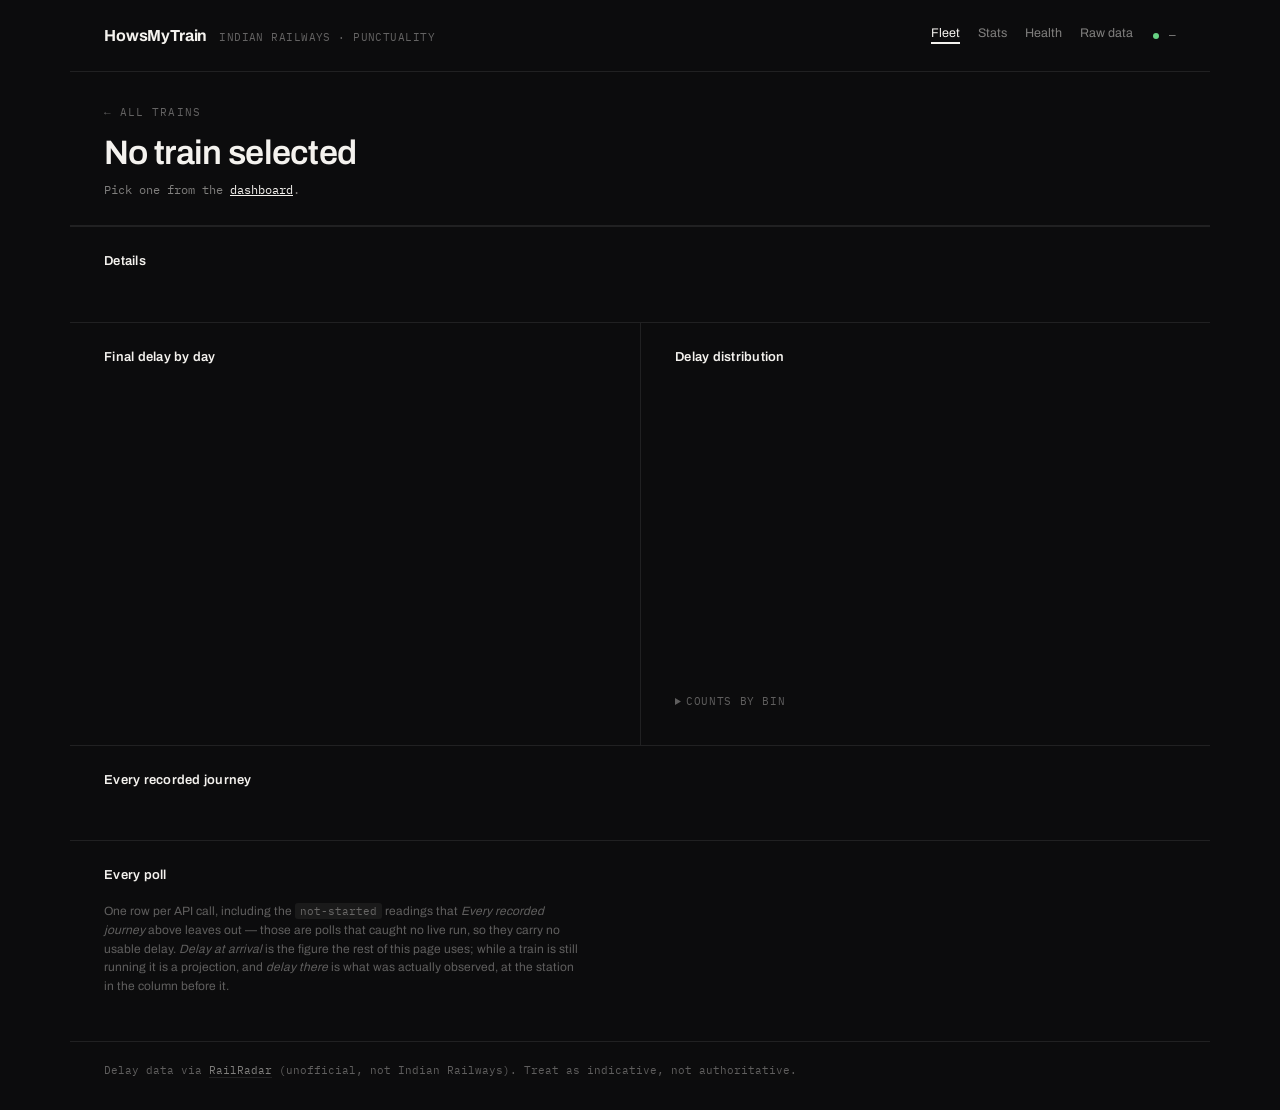
<file: docs/train.html>
<!DOCTYPE html>
<html lang="en">
<head>
<meta charset="UTF-8">
<meta name="viewport" content="width=device-width, initial-scale=1.0">
<title>Train · HowsMyTrain</title>
<link rel="icon" href="./favicon.svg" type="image/svg+xml">
<meta name="theme-color" content="#0c0c0d">
<link rel="stylesheet" href="./styles.css">
<script src="./vendor/chart.umd.min.js"></script>
<script src="./common.js"></script>
<style>
  .table-scroll { overflow-x: auto; }
  .note { color: var(--text-3); font-size: 12px; line-height: 1.55; margin-top: 10px; max-width: 68ch; }
  /* Facts flow into as many columns as fit rather than stacking as table rows,
     which left most of the card empty on anything wider than a phone. */
  .kv { display: grid; grid-template-columns: repeat(auto-fit, minmax(150px, 1fr)); gap: 16px 24px; margin: 0; }
  .kv > div { min-width: 0; }
  .kv dt {
    font: 400 10.5px/1.3 var(--mono); letter-spacing: 0.08em;
    text-transform: uppercase; color: var(--text-label); margin-bottom: 6px;
  }
  .kv dd { margin: 0; font: 400 13px/1.4 var(--mono); }
  /* Chart cards size to plot + axis band so labels never force a nested scroll. */
  .chart-box { position: relative; height: 300px; }
  /* Two full-width charts cost 600px of scroll to show 600px of mostly empty
     plot. Side by side under one hairline, split by a vertical one. minmax(0,·)
     is load-bearing: a grid track that can't shrink below its content leaves a
     responsive canvas able to grow on resize but never shrink back. */
  .chart-pair { display: grid; grid-template-columns: repeat(2, minmax(0, 1fr)); }
  .chart-pair > .card + .card { border-left: 1px solid var(--hairline); }
  /* Narrower than this and five bin labels won't fit on the distribution axis. */
  @media (max-width: 900px) {
    .chart-pair { grid-template-columns: minmax(0, 1fr); }
    .chart-pair > .card + .card { border-left: none; }
  }
  /* The bin table is the chart's accessible twin, so it stays in the DOM and in
     the a11y tree -- but folded away, or its 5 rows put the hole back beside
     the trend chart. Opened by renderDistribution whenever the chart is too
     sparse to draw and the table is the only form of the data. */
  #dist-details > summary {
    font: 400 10.5px/1 var(--mono); letter-spacing: 0.06em; text-transform: uppercase;
    color: var(--text-3); cursor: pointer; padding: 12px 0 4px;
  }
  #dist-details > summary:hover { color: var(--text-primary); }
</style>
</head>
<body>
<div class="page">
  <div id="nav-slot"></div>

  <main id="main" tabindex="-1">
    <div class="page-head">
      <div class="eyebrow"><a href="./index.html">← All trains</a></div>
      <h1 id="train-title">Loading…</h1>
      <div class="meta" id="train-subtitle" role="status" aria-live="polite"></div>
    </div>

    <div class="context hidden" id="context"></div>

    <div class="kpi-row" id="kpi-row"></div>

    <div class="card">
      <div class="card-head"><h2>Details</h2></div>
      <div id="details"></div>
    </div>

    <div class="chart-pair">
      <div class="card">
        <div class="card-head"><h2>Final delay by day</h2></div>
        <div class="chart-box"><canvas id="trend-chart"></canvas></div>
        <div class="empty-state hidden" id="trend-empty"></div>
      </div>

      <div class="card">
        <div class="card-head"><h2>Delay distribution</h2></div>
        <div class="chart-box"><canvas id="dist-chart"></canvas></div>
        <div class="empty-state hidden" id="dist-empty"></div>
        <details id="dist-details">
          <!-- Neutral wording: this summary is read in both states. -->
          <summary>Counts by bin</summary>
          <div id="dist-table"></div>
        </details>
      </div>
    </div>

    <div class="card">
      <div class="card-head"><h2>Every recorded journey</h2></div>
      <div class="table-scroll" id="daily-table"></div>
    </div>

    <div class="card">
      <div class="card-head"><h2>Every poll</h2></div>
      <p class="note">
        One row per API call, including the <code>not-started</code> readings
        that <em>Every recorded journey</em> above leaves out — those are polls
        that caught no live run, so they carry no usable delay.
        <em>Delay at arrival</em> is the figure the rest of this page uses; while
        a train is still running it is a projection, and <em>delay there</em> is
        what was actually observed, at the station in the column before it.
      </p>
      <div class="table-scroll" id="polls-table"></div>
    </div>
  </main>

  <div id="foot-slot"></div>
</div>

<script>
// Supabase access, formatting and schedule helpers live in common.js.

// A histogram needs enough observations to have a shape; below this it is just
// a bar per day dressed up as a distribution (see dataviz anti-patterns:
// "a one-bar bar chart"). The daily table carries the data until then.
const MIN_FOR_DISTRIBUTION = 5;

// Ordered bins, not nominal categories: they run best -> worst. Thresholds
// match ON_TIME_THRESHOLD_MINUTES (10) in app/aggregate.py and the
// delayClass() buckets used across the other dashboards.
const BINS = [
  { label: "On time (≤10m)", test: (d) => d <= 10 },
  { label: "11–30m",         test: (d) => d > 10 && d <= 30 },
  { label: "31–60m",         test: (d) => d > 30 && d <= 60 },
  { label: "61–120m",        test: (d) => d > 60 && d <= 120 },
  { label: "Over 2h",        test: (d) => d > 120 },
];

const fmt = (m) => (m === null || m === undefined ? "–" : `${m} min`);

function delayClass(m) {
  if (m === null || m === undefined) return "";
  if (m <= 10) return "on-time";
  if (m <= 30) return "late";
  return "very-late";
}

// Just the class name -- common.js's band() returns {cls, text} and would
// otherwise be shadowed by this.
const tone = (m) => (m === null || m === undefined ? "" : band(m).cls);

/**
 * "59 min average" means nothing alone -- is that bad for this kind of train?
 * Compare against the rest of the fleet that has data, and give a rank.
 */
function renderContext(summary, fleet) {
  const el = document.getElementById("context");
  const withData = fleet.filter(t => t.journeys_observed > 0 && t.avg_delay_minutes !== null);
  if (summary.avg_delay_minutes === null || summary.avg_delay_minutes === undefined || withData.length < 2) {
    el.classList.add("hidden");
    return;
  }
  const mine = summary.avg_delay_minutes;
  const avg = withData.reduce((a, t) => a + t.avg_delay_minutes, 0) / withData.length;
  // Rank 1 = most punctual.
  const rank = withData.filter(t => t.avg_delay_minutes < mine).length + 1;
  const diff = mine - avg;
  const better = diff < 0;
  const word = Math.abs(diff) < 1 ? "about the same as" : `${Math.abs(Math.round(diff))} min ${better ? "better" : "worse"} than`;

  el.className = "context";
  el.innerHTML = `
    <span class="pill ${better ? "good" : "bad"}">${better ? "Better than average" : "Worse than average"}</span>
    <span>${word} the fleet average of <b>${Math.round(avg)} min</b>,
    ranking <b>${ordinal(rank)}</b>
    most punctual of ${withData.length} trains with data.</span>`;
}

function ordinal(n) {
  const s = ["th", "st", "nd", "rd"];
  const v = n % 100;
  return n + (s[(v - 20) % 10] || s[v] || s[0]);   // 1st 2nd 3rd 4th … 11th 21st
}

function renderKPIs(summary, delays) {
  const avg = delays.length ? Math.round(summary.avg_delay_minutes ?? 0) : null;
  const med = delays.length ? Math.round(median(delays)) : null;
  const worst = delays.length ? Math.max(...delays) : null;
  const pct = summary.on_time_pct ?? null;

  const tiles = [
    ["Journeys observed", delays.length, "", ""],
    ["Average delay", avg, "min", tone(avg)],
    ["Median delay", med, "min", tone(med)],
    ["Worst delay", worst, "min", tone(worst)],
    ["On time", pct, "%", pct === null ? "" : (pct >= 70 ? "good" : pct >= 40 ? "warn" : "bad")],
  ];
  document.getElementById("kpi-row").innerHTML = tiles.map(([label, value, unit, tone]) => `
    <div class="stat-tile">
      <div class="label">${label}</div>
      <div class="value ${tone}">${value === null ? "–" : value}${value === null || !unit ? "" : `<span class="unit">${unit}</span>`}</div>
    </div>`).join("");
}

let trendChart = null;
let distChart = null;

// Single series -> one hue, no legend (the card title names it).
function renderTrend(rows) {
  const box = document.getElementById("trend-chart");
  const empty = document.getElementById("trend-empty");
  if (rows.length < 2) {
    empty.textContent = rows.length
      ? "Only one journey recorded so far — a trend needs at least two days."
      : "No journeys recorded yet.";
    empty.classList.remove("hidden");
    // The chart-box, not the canvas: it carries the fixed 300px height, so
    // hiding only the canvas leaves the card as a tall empty hole.
    box.parentElement.classList.add("hidden");
    return;
  }
  empty.classList.add("hidden");
  box.parentElement.classList.remove("hidden");

  // Chart.js refuses a canvas that already hosts a chart -- must destroy on
  // re-render.
  if (trendChart) trendChart.destroy();
  trendChart = new Chart(box.getContext("2d"), {
    type: "line",
    data: {
      labels: rows.map(r => r.journey_date),
      datasets: [{
        label: "Final delay",
        data: rows.map(r => r.delay_minutes),
        borderColor: cssVar("--series-1"),
        backgroundColor: cssVar("--series-1"),
        borderWidth: 2,
        pointRadius: 4,
        pointHoverRadius: 6,
        pointBackgroundColor: cssVar("--series-1"),
        pointBorderColor: cssVar("--surface-1"),
        pointBorderWidth: 2,
        tension: 0.15,
        spanGaps: true,
      }],
    },
    options: {
      responsive: true,
      maintainAspectRatio: false,
      plugins: {
        legend: { display: false },
        tooltip: { callbacks: { label: (c) => `${c.formattedValue} min late` } },
      },
      interaction: { mode: "index", intersect: false },
      scales: {
        x: { grid: { color: cssVar("--gridline") }, ticks: { color: cssVar("--text-muted") } },
        y: {
          beginAtZero: true,
          title: { display: true, text: "Delay (minutes)", color: cssVar("--text-muted") },
          grid: { color: cssVar("--gridline") },
          ticks: { color: cssVar("--text-muted") },
        },
      },
    },
  });
}

function renderDistribution(delays) {
  const box = document.getElementById("dist-chart");
  const empty = document.getElementById("dist-empty");
  const counts = BINS.map(b => delays.filter(b.test).length);

  // Table twin renders regardless -- it is the accessible equivalent and the
  // only readable form while n is small, which is also when it is shown
  // unfolded rather than behind its summary.
  document.getElementById("dist-details").open = delays.length < MIN_FOR_DISTRIBUTION;
  document.getElementById("dist-table").innerHTML = `
    <table class="tabular">
      <thead><tr><th>Delay range</th><th>Journeys</th><th>Share</th></tr></thead>
      <tbody>${BINS.map((b, i) => `
        <tr>
          <td>${b.label}</td>
          <td>${counts[i]}</td>
          <td>${delays.length ? Math.round(100 * counts[i] / delays.length) + "%" : "–"}</td>
        </tr>`).join("")}</tbody>
    </table>`;

  if (delays.length < MIN_FOR_DISTRIBUTION) {
    empty.textContent =
      `${delays.length} journey${delays.length === 1 ? "" : "s"} recorded — a distribution needs at least ${MIN_FOR_DISTRIBUTION} to mean anything. Counts are in the table below.`;
    empty.classList.remove("hidden");
    box.parentElement.classList.add("hidden");
    return;
  }
  empty.classList.add("hidden");
  box.parentElement.classList.remove("hidden");

  if (distChart) distChart.destroy();
  distChart = new Chart(box.getContext("2d"), {
    type: "bar",
    data: {
      labels: BINS.map(b => b.label),
      datasets: [{
        label: "Journeys",
        data: counts,
        backgroundColor: cssVar("--series-1"),
        borderRadius: 4,          // rounded data-end, anchored to baseline
        borderSkipped: "bottom",
      }],
    },
    options: {
      responsive: true,
      maintainAspectRatio: false,
      plugins: {
        legend: { display: false },
        tooltip: {
          callbacks: {
            label: (c) => `${c.raw} of ${delays.length} journeys (${Math.round(100 * c.raw / delays.length)}%)`,
          },
        },
      },
      scales: {
        x: { grid: { display: false }, ticks: { color: cssVar("--text-muted") } },
        y: {
          beginAtZero: true,
          ticks: { color: cssVar("--text-muted"), precision: 0 },
          title: { display: true, text: "Journeys", color: cssVar("--text-muted") },
          grid: { color: cssVar("--gridline") },
        },
      },
    },
  });
}

/**
 * The schedule fields the poller maintains itself, so a wrong one is visible
 * rather than silently skewing which days this train gets polled.
 *
 * Deliberately excludes number/name (the page title) and the delay averages
 * (the KPI row) -- repeating them was what made this card mostly whitespace.
 */
function renderDetails(t, polls = []) {
  // Only a reading from today can speak to today's journey; polls arrive
  // newest-first, so [0] is the candidate and anything older is history.
  const latest = polls[0];
  const fresh = latest && isoDate(new Date(latest.polled_at)) === isoDate(new Date())
    ? latest : null;
  const j = journeyState(t, new Date(), fresh);
  const route = (t.source_code || t.destination_code)
    ? `${esc(t.source_code || "?")} → ${esc(t.destination_code || "?")}`
    : "unknown";
  const timing = (t.scheduled_departure || t.scheduled_arrival)
    ? `${hhmm(t.scheduled_departure)}${dayOffset(t)} → ${hhmm(t.scheduled_arrival)}`
    : "unknown";

  const facts = [
    ["Route", route],
    ["Scheduled", timing],
    ["Runs on", runDaysDots(t.run_days)],
    ["Today", j ? `<span class="pill ${j.key === "done" ? "good" : j.key === "running" ? "warn" : "idle"}">${j.label}</span>`
                : `<span class="dim">not running today</span>`],
    ["Schedule refreshed", t.updated_at ? new Date(t.updated_at).toLocaleDateString(undefined,
      { month: "short", day: "numeric", hour: "2-digit", minute: "2-digit" }) : "never polled"],
  ];
  document.getElementById("details").innerHTML = `
    <dl class="kv">${facts.map(([k, v]) => `
      <div><dt>${k}</dt><dd>${v}</dd></div>`).join("")}</dl>`;
}

function renderPolls(rows) {
  const c = document.getElementById("polls-table");
  if (!rows.length) {
    c.innerHTML = `<div class="empty-state">No polls recorded for this train yet.</div>`;
    return;
  }
  // Two delays per poll, and they answer different questions: how late the
  // train will reach its destination, and how late it was at the station it
  // had got to. The tables above report the first, so this one leads with it
  // and keeps the second beside it rather than showing a number that silently
  // disagrees with the rest of the page.
  const arrivalOf = (r) => r.arrival_delay_minutes ?? r.delay_minutes;
  c.innerHTML = `
    <table class="tabular">
      <thead><tr><th>Polled at</th><th>Journey date</th><th>Status</th>
        <th>Delay at arrival</th><th>Where seen</th><th>Delay there</th></tr></thead>
      <tbody>${rows.map(r => `
        <tr>
          <td>${new Date(r.polled_at).toLocaleString()}</td>
          <td>${esc(r.journey_date)}</td>
          <td>${esc(r.status ?? "–")}</td>
          <td class="${delayClass(arrivalOf(r))}">${fmt(arrivalOf(r))}</td>
          <td>${esc(r.current_station_code ?? "–")}</td>
          <td class="dim">${fmt(r.delay_minutes)}</td>
        </tr>`).join("")}</tbody>
    </table>`;
}

function renderDaily(rows) {
  const c = document.getElementById("daily-table");
  if (!rows.length) {
    c.innerHTML = `<div class="empty-state">Nothing recorded yet. The poller stores one row per day, near this train's arrival time.</div>`;
    return;
  }
  c.innerHTML = `
    <table class="tabular">
      <thead><tr><th>Date</th><th>Final delay</th><th>Status</th><th>Last seen</th><th>Polled at</th></tr></thead>
      <tbody>${[...rows].reverse().map(r => `
        <tr>
          <td>${esc(r.journey_date)}</td>
          <td class="${delayClass(r.delay_minutes)}">${fmt(r.delay_minutes)}</td>
          <td>${esc(r.status ?? "–")}</td>
          <td>${esc(r.current_station_code ?? "–")}</td>
          <td>${r.polled_at ? new Date(r.polled_at).toLocaleString() : "–"}</td>
        </tr>`).join("")}</tbody>
    </table>`;
}

async function main() {
  const train = new URLSearchParams(location.search).get("train");
  if (!train) {
    document.getElementById("train-title").textContent = "No train selected";
    document.getElementById("train-subtitle").innerHTML =
      `Pick one from the <a href="./index.html">dashboard</a>.`;
    return;
  }
  try {
    const [summaryRows, daily, fleet, polls] = await Promise.all([
      sb("train_summary", `select=*&train_number=eq.${encodeURIComponent(train)}`),
      sb("daily_delays", `select=*&train_number=eq.${encodeURIComponent(train)}&order=journey_date`),
      // Fleet averages, for the comparison line. Small payload, one round trip.
      sb("train_summary", "select=train_number,avg_delay_minutes,journeys_observed"),
      sb("polls", `select=*&train_number=eq.${encodeURIComponent(train)}&order=polled_at.desc&limit=500`),
    ]);
    const summary = summaryRows[0] || { train_number: train };
    const delays = daily.map(r => r.delay_minutes).filter(d => d !== null && d !== undefined);

    document.title = `${train} · HowsMyTrain`;
    document.getElementById("train-title").textContent =
      summary.name ? `${train} · ${summary.name}` : train;
    document.getElementById("train-subtitle").textContent = [
      summary.source_code || summary.destination_code
        ? `${summary.source_code || "?"} → ${summary.destination_code || "?"}` : null,
      summary.scheduled_arrival ? `scheduled arrival ${String(summary.scheduled_arrival).slice(0, 5)} IST` : null,
    ].filter(Boolean).join(" · ");

    setPolled(polls.length ? new Date(polls[0].polled_at) : null,
              polls.length ? `LAST SEEN ${istTime(new Date(polls[0].polled_at))} IST` : "NEVER POLLED",
              true);
    renderContext(summary, fleet);
    renderKPIs(summary, delays);
    renderDetails(summary, polls);
    renderDaily(daily);
    renderPolls(polls);
    try {
      renderTrend(daily.filter(r => r.delay_minutes !== null));
      renderDistribution(delays);
    } catch (chartErr) {
      console.error(chartErr);
      document.getElementById("trend-empty").textContent = "Chart unavailable: " + chartErr.message;
      document.getElementById("trend-empty").classList.remove("hidden");
    }
  } catch (err) {
    console.error(err);
    document.getElementById("train-subtitle").textContent = "Failed to load: " + err.message;
  }
}

document.addEventListener("DOMContentLoaded", () => {
  document.getElementById("nav-slot").innerHTML = appbar("fleet");
  document.getElementById("foot-slot").innerHTML = footer();
  main();
});
</script>
</body>
</html>
</file>
<file: docs/styles.css>
/* HowsMyTrain -- departure-board register.
   Implements design_handoff_punctuality_dashboard, option 1a ("Ledger").

   Two typefaces with fixed jobs: Archivo for names and prose, IBM Plex Mono
   for every number, code, timestamp and all-caps label, so minutes align down
   a column. Separation comes from hairlines and surface steps -- there are no
   shadows and no card borders inside the dark shell.

   The delay scale is the only chromatic element on the page. Its four steps
   share lightness and chroma and differ only in hue, so no step shouts louder
   than the others.

   Token names are load-bearing: train.html's charts read --series-1,
   --gridline, --surface-1 and --text-* at runtime via getComputedStyle, which
   returns the *specified* value for an unregistered custom property -- so the
   legacy aliases below must hold literal colours, never var() references. */

/* Self-hosted so the page has no external dependency and renders identically
   offline. Latin subsets only; Archivo ships as one variable file. */
@font-face {
  font-family: "Archivo";
  font-style: normal;
  font-weight: 400 700;
  font-display: swap;
  src: url("./vendor/archivo-latin.woff2") format("woff2");
  unicode-range: U+0000-00FF, U+0131, U+0152-0153, U+02BB-02BC, U+02C6, U+02DA,
                 U+02DC, U+0304, U+0308, U+0329, U+2000-206F, U+20AC, U+2122,
                 U+2191, U+2193, U+2212, U+2215, U+FEFF, U+FFFD;
}

@font-face {
  font-family: "IBM Plex Mono";
  font-style: normal;
  font-weight: 400;
  font-display: swap;
  src: url("./vendor/plexmono-400-latin.woff2") format("woff2");
  unicode-range: U+0000-00FF, U+0131, U+0152-0153, U+02BB-02BC, U+02C6, U+02DA,
                 U+02DC, U+0304, U+0308, U+0329, U+2000-206F, U+20AC, U+2122,
                 U+2191, U+2193, U+2212, U+2215, U+FEFF, U+FFFD;
}

@font-face {
  font-family: "IBM Plex Mono";
  font-style: normal;
  font-weight: 500;
  font-display: swap;
  src: url("./vendor/plexmono-500-latin.woff2") format("woff2");
  unicode-range: U+0000-00FF, U+0131, U+0152-0153, U+02BB-02BC, U+02C6, U+02DA,
                 U+02DC, U+0304, U+0308, U+0329, U+2000-206F, U+20AC, U+2122,
                 U+2191, U+2193, U+2212, U+2215, U+FEFF, U+FFFD;
}

@font-face {
  font-family: "IBM Plex Mono";
  font-style: normal;
  font-weight: 600;
  font-display: swap;
  src: url("./vendor/plexmono-600-latin.woff2") format("woff2");
  unicode-range: U+0000-00FF, U+0131, U+0152-0153, U+02BB-02BC, U+02C6, U+02DA,
                 U+02DC, U+0304, U+0308, U+0329, U+2000-206F, U+20AC, U+2122,
                 U+2191, U+2193, U+2212, U+2215, U+FEFF, U+FFFD;
}

:root {
  color-scheme: dark;

  --bg: #0c0c0d;
  --bg-raised: #101011;
  --surface: #141415;

  --text: #f4f2ee;
  --text-2: rgba(244, 242, 238, 0.50);
  --text-3: rgba(244, 242, 238, 0.36);
  --text-label: rgba(244, 242, 238, 0.40);

  --hairline: rgba(244, 242, 238, 0.09);
  --border-card: rgba(244, 242, 238, 0.08);
  --border-dashed: rgba(244, 242, 238, 0.16);
  --track: rgba(244, 242, 238, 0.07);
  --bar-neutral: rgba(244, 242, 238, 0.16);
  --bar-neutral-strong: rgba(244, 242, 238, 0.30);
  --chip: rgba(244, 242, 238, 0.06);

  /* Delay scale. Source of truth; the hex block below is only a fallback. */
  --ontime: oklch(0.78 0.15 150);
  --minor: oklch(0.85 0.13 100);
  --late: oklch(0.80 0.14 70);
  --severe: oklch(0.68 0.17 25);

  --mono: "IBM Plex Mono", ui-monospace, "SF Mono", "Cascadia Mono", Menlo,
          Consolas, monospace;
  --sans: "Archivo", system-ui, -apple-system, "Segoe UI", Roboto, sans-serif;

  /* ---- Legacy aliases -------------------------------------------------
     Kept so train/health/db and the Chart.js config keep working unchanged.
     Literal values on purpose (see the note at the top of this file). */
  --surface-1: #141415;
  --surface-2: #1b1b1c;
  --page-plane: #0c0c0d;
  --text-primary: #f4f2ee;
  --text-secondary: rgba(244, 242, 238, 0.50);
  --text-muted: rgba(244, 242, 238, 0.36);
  --gridline: rgba(244, 242, 238, 0.09);
  --baseline: rgba(244, 242, 238, 0.28);
  --border: rgba(244, 242, 238, 0.08);
  --shadow: none;
  --hover-tint: rgba(244, 242, 238, 0.03);
  --success-text: #67d283;

  --status-good: oklch(0.78 0.15 150);
  --status-warning: oklch(0.85 0.13 100);
  --status-serious: oklch(0.80 0.14 70);
  --status-critical: oklch(0.68 0.17 25);

  /* Charts. Single-series plots take the ink; the rest exist only so an
     eight-series chart can still be drawn without inventing colours. */
  --series-1: #f4f2ee;
  --series-2: #f7ac4d;
  --series-3: #67d283;
  --series-4: #e2d064;
  --series-5: #ef6661;
  --series-6: #8fb8d8;
  --series-7: #b6a3e0;
  --series-8: #8d8b86;
}

/* A browser without oklch would drop every scale colour to `unset` and the
   page would lose all severity signal at once, so the fallback is worth its
   four lines. Values converted from the oklch source, not eyeballed. */
@supports not (color: oklch(0.78 0.15 150)) {
  :root {
    --ontime: #67d283;  --status-good: #67d283;
    --minor: #e2d064;   --status-warning: #e2d064;
    --late: #f7ac4d;    --status-serious: #f7ac4d;
    --severe: #ef6661;  --status-critical: #ef6661;
  }
}

* { box-sizing: border-box; }

body {
  margin: 0;
  background: var(--bg);
  color: var(--text);
  font-family: var(--sans);
  font-size: 14px;
  line-height: 1.5;
  -webkit-font-smoothing: antialiased;
  -moz-osx-font-smoothing: grayscale;
}

/* Keyboard users reach content without tabbing the whole nav. */
.skip-link {
  position: absolute;
  left: 12px;
  top: -60px;
  z-index: 50;
  background: var(--surface);
  color: var(--text);
  border: 1px solid var(--border-dashed);
  border-radius: 4px;
  padding: 10px 16px;
  font-size: 13px;
  font-weight: 600;
  text-decoration: none;
  transition: top 0.16s ease;
}

.skip-link:focus { top: 12px; }
#main:focus { outline: none; }   /* programmatic target, not a control */

a, button, label, summary, [role="button"] {
  touch-action: manipulation;
  -webkit-tap-highlight-color: transparent;
}

a { color: var(--text); }

:where(a, button, input, summary, [tabindex]):focus-visible {
  outline: 2px solid var(--text);
  outline-offset: 2px;
}

.hidden { display: none !important; }
.dim { color: var(--text-3); }

/* Every number, code, timestamp and all-caps label. */
.mono, .num, .tabular, code {
  font-family: var(--mono);
  font-variant-numeric: tabular-nums;
}

.label {
  font: 400 11px/1.3 var(--mono);
  letter-spacing: 0.06em;
  color: var(--text-label);
  text-transform: uppercase;
}

/* =========================================================================
   Shell -- the register is the page. Above 1140px it caps and centres.
   ========================================================================= */

.page {
  max-width: 1140px;
  margin: 0 auto;
  padding: 0;
}

/* Bands stack, separated by hairlines rather than boxed as cards. */
.band { padding: 26px 34px 34px; border-top: 1px solid var(--hairline); }
.band:first-child { border-top: none; }
.band.raised { background: var(--bg-raised); }

.band-head {
  display: flex;
  align-items: baseline;
  justify-content: space-between;
  gap: 16px;
  flex-wrap: wrap;
  margin-bottom: 16px;
}

.band-head h2 {
  font: 600 13px/1.3 var(--sans);
  letter-spacing: 0.02em;
  color: var(--text);
  margin: 0;
}

/* ---- Header bar ---------------------------------------------------------- */

.topbar {
  display: flex;
  align-items: center;
  justify-content: space-between;
  gap: 20px;
  flex-wrap: wrap;
  padding: 26px 34px;
  border-bottom: 1px solid var(--hairline);
}

.topbar .brand {
  display: flex;
  align-items: baseline;
  gap: 12px;
  text-decoration: none;
  min-width: 0;
}

.topbar .wordmark {
  font: 700 16px/1.2 var(--sans);
  letter-spacing: -0.01em;
  color: var(--text);
  white-space: nowrap;
}

.topbar .tagline {
  font: 400 11px/1.2 var(--mono);
  letter-spacing: 0.04em;
  color: rgba(244, 242, 238, 0.38);
  white-space: nowrap;
}

.nav { display: flex; gap: 18px; align-items: center; margin-left: auto; }

.nav a {
  font: 400 12.5px/1 var(--sans);
  color: var(--text-2);
  text-decoration: none;
  padding-bottom: 3px;
  border-bottom: 2px solid transparent;
  transition: color 0.12s ease;
}

.nav a:hover { color: var(--text); }
.nav a[aria-current="page"] { color: var(--text); border-bottom-color: var(--text); }

/* Poll freshness. Mint while the pipeline is keeping up; the dot is the only
   place on the page where a colour means "alive" rather than "late". */
.polled { display: flex; align-items: center; gap: 10px; white-space: nowrap; }

.polled i {
  width: 6px;
  height: 6px;
  border-radius: 50%;
  background: var(--ontime);
  flex: none;
}

.polled.stale i { background: var(--minor); }
.polled.dead i { background: var(--severe); }
.polled.muted i { background: var(--bar-neutral-strong); }

.polled span {
  font: 400 11px/1 var(--mono);
  color: rgba(244, 242, 238, 0.45);
  letter-spacing: 0.02em;
}

/* =========================================================================
   Hero -- one glance answers the question.
   ========================================================================= */

.hero-band {
  padding: 40px 34px 34px;
  display: grid;
  grid-template-columns: minmax(0, 1fr) 300px;
  gap: 48px;
  align-items: end;
  border-bottom: 1px solid var(--hairline);
}

.hero-eyebrow {
  font: 400 12px/1.2 var(--mono);
  letter-spacing: 0.08em;
  color: var(--text-label);
  margin-bottom: 14px;
}

.hero-figure { display: flex; align-items: flex-end; gap: 14px; }

.hero-figure .v {
  font: 600 96px/0.85 var(--mono);
  letter-spacing: -0.04em;
  color: var(--text);
  font-variant-numeric: tabular-nums;
}

.hero-figure .u {
  font: 400 22px/1 var(--sans);
  color: var(--text-2);
  padding-bottom: 8px;
}

.hero-note {
  font: 400 14px/1.5 var(--sans);
  color: var(--text-2);
  margin-top: 18px;
  max-width: 440px;
  text-wrap: pretty;
}

.hero-rail { display: flex; flex-direction: column; gap: 14px; }

.rail-row { display: flex; align-items: baseline; justify-content: space-between; gap: 12px; }
.rail-row .k { font: 400 11px/1.2 var(--mono); letter-spacing: 0.06em; color: var(--text-label); }
.rail-row .v { font: 500 13px/1.2 var(--mono); color: var(--text); text-align: right; }
.rail-row.lead .v { font-size: 15px; }
.rail-row.spaced { margin-top: 8px; }

/* The worst service is the one row worth opening, so the whole block is the
   link. Number and delay keep the rail's label/value rhythm; the name goes
   underneath, where it has the full width to wrap into. */
.rail-worst { display: block; margin-top: 8px; text-decoration: none; }

.rail-worst .name {
  display: block;
  font: 500 12.5px/1.35 var(--sans);
  color: var(--text-2);
  margin-top: 5px;
  text-wrap: pretty;
}

.rail-worst:hover .name { color: var(--text); }
.rail-worst:hover .v { text-decoration: underline; text-underline-offset: 2px; }

/* One segment per tracked service; mint means that service ran on time. */
.strip { display: flex; gap: 4px; height: 8px; }
.strip i { flex: 1; background: var(--bar-neutral); }
.strip i.on { background: var(--ontime); }

/* =========================================================================
   Tracked trains
   ========================================================================= */

.range { display: flex; gap: 6px; }

/* Journey-state filter. Only meaningful for TODAY -- journeyState() is null
   for anything not running today -- so index.html empties it in the wider
   ranges rather than offering a control that filters on nothing. */
.states { display: flex; gap: 6px; flex-wrap: wrap; margin-bottom: 16px; }
.states:empty { display: none; }

.states button { display: inline-flex; align-items: center; gap: 7px; }

.states button i {
  width: 6px;
  height: 6px;
  border-radius: 50%;
  flex: none;
  background: var(--bar-neutral-strong);
}

.states button.running i { background: var(--text); }
.states button.before i { background: none; box-shadow: inset 0 0 0 1.5px var(--bar-neutral-strong); }
.states button[aria-pressed="true"] i { background: var(--bg); }
.states button.before[aria-pressed="true"] i { background: none; box-shadow: inset 0 0 0 1.5px var(--bg); }

.range button,
.states button {
  font: 500 10.5px/1 var(--mono);
  letter-spacing: 0.04em;
  color: var(--text-2);
  background: none;
  border: 1px solid var(--border-dashed);
  border-radius: 3px;
  padding: 5px 10px;
  cursor: pointer;
  transition: color 0.12s ease, border-color 0.12s ease;
}

.range button:hover,
.states button:hover { color: var(--text); border-color: rgba(244, 242, 238, 0.3); }

.range button[aria-pressed="true"],
.states button[aria-pressed="true"] {
  background: var(--text);
  border-color: var(--text);
  color: var(--bg);
}

/* Search is not in the mockups, but it is an existing feature -- restyled to
   the register's language rather than dropped. */
.search {
  font: 400 11px/1 var(--mono);
  letter-spacing: 0.02em;
  color: var(--text);
  background: none;
  border: 1px solid var(--border-dashed);
  border-radius: 3px;
  padding: 6px 10px;
  width: 200px;
  max-width: 100%;
}

.search::placeholder { color: var(--text-3); }
.search:focus-visible { outline-offset: 1px; }

/* ---- Rows ---------------------------------------------------------------
   Grid, not a table: the sparkbar and strip cells are graphics, and the
   mobile treatment drops three of the six columns outright. */

.reg { display: block; }

.reg-head,
.reg-row {
  display: grid;
  grid-template-columns: 96px minmax(0, 1fr) 150px 68px 92px 58px 128px;
  align-items: center;
  gap: 18px;
}

.reg-head { padding: 0 34px 10px; margin: 0 -34px; }

.reg-head span {
  font: 400 10px/1.2 var(--mono);
  letter-spacing: 0.1em;
  color: rgba(244, 242, 238, 0.35);
}

.reg-row {
  padding: 14px 34px;
  margin: 0 -34px;
  border-top: 1px solid var(--hairline);
  color: inherit;
  text-decoration: none;
  transition: background-color 0.12s ease;
}

.reg-row:hover { background: rgba(244, 242, 238, 0.03); }
.reg-row:last-of-type { border-bottom: 1px solid var(--hairline); }

.r-no { font: 500 13px/1.2 var(--mono); color: rgba(244, 242, 238, 0.55); }
.r-name { font: 600 15px/1.25 var(--sans); color: var(--text); display: block; }

.r-meta {
  font: 400 11.5px/1.3 var(--mono);
  letter-spacing: 0.04em;
  color: var(--text-3);
  margin-top: 3px;
  display: block;
}

/* Route over "dep → arr", with the journey track between the times. State
   comes from the timetable, so it answers "should this be done by now?" --
   which is what decides whether a delay figure is final. */
.r-sched { min-width: 0; }
/* Shorter than the table version -- the column is 150px and both times plus
   the track have to sit on one line without wrapping. */
.r-sched .jrny { width: 26px; margin: 0 5px; }
.r-actual { font: 500 13px/1.2 var(--mono); color: var(--text); text-align: right; }

.r-delay {
  font: 600 15px/1.2 var(--mono);
  color: var(--scale, var(--text));
  text-align: right;
}

.r-delay.zero { font-size: 11px; font-weight: 500; letter-spacing: 0.04em; }
.r-delay.none { color: var(--text-3); font-weight: 400; }

/* Delay against the length of the run. Deliberately uncoloured: the scale is
   calibrated in minutes, and a second chromatic scale would compete with it
   for the same glance. Sub-10% gets a decimal so a 4h Shatabdi and a 30h
   express don't both collapse to "0%". */
.r-share {
  font: 400 12.5px/1.2 var(--mono);
  color: var(--text-2);
  text-align: right;
  font-variant-numeric: tabular-nums;
}

/* Timetable-derived, not measured. Both wear a lighter weight than an
   observed figure so a glance down the column never mistakes one for the
   other; only the overdue floor carries the scale colour, and dimmed. */
.r-delay.prov { font-weight: 500; font-size: 13px; opacity: 0.7; white-space: nowrap; }
.r-delay.due {
  font: 400 10.5px/1.2 var(--mono);
  letter-spacing: 0.06em;
  color: var(--text-3);
  white-space: nowrap;
}

/* ---- Sparkbars ----------------------------------------------------------
   Seven fixed slots so the shape of the week reads down the column. A day
   with no journey keeps its slot as a floor tick -- dropping it would shift
   the other six and quietly invent a different week. */

.spark {
  display: flex;
  gap: 3px;
  justify-content: flex-end;
  align-items: flex-end;
  height: 26px;
}

.spark i { width: 14px; flex: none; background: var(--bar, var(--bar-neutral)); }
.spark i.gap { height: 2px; background: rgba(244, 242, 238, 0.10); }

/* ---- Awaiting first data ------------------------------------------------- */

.awaiting {
  margin-top: 22px;
  padding: 20px 22px;
  border: 1px dashed var(--border-dashed);
  border-radius: 5px;
  display: grid;
  grid-template-columns: 200px minmax(0, 1fr);
  gap: 26px;
  align-items: start;
}

.awaiting h3 {
  font: 600 12px/1.3 var(--sans);
  color: rgba(244, 242, 238, 0.75);
  margin: 0 0 6px;
}

.awaiting .count { font: 400 11px/1.2 var(--mono); letter-spacing: 0.06em; color: rgba(244, 242, 238, 0.35); }

.awaiting p {
  font: 400 13px/1.55 var(--sans);
  color: rgba(244, 242, 238, 0.45);
  max-width: 520px;
  margin: 0;
  text-wrap: pretty;
}

.chips { display: flex; gap: 10px; margin-top: 14px; flex-wrap: wrap; }

.chip {
  font: 500 11.5px/1.2 var(--mono);
  color: rgba(244, 242, 238, 0.6);
  background: var(--chip);
  padding: 6px 10px;
  border-radius: 3px;
  text-decoration: none;
  white-space: nowrap;
}

.chip:hover { color: var(--text); background: rgba(244, 242, 238, 0.1); }

/* =========================================================================
   Weekly average delay
   ========================================================================= */

.week { display: grid; grid-template-columns: repeat(7, minmax(0, 1fr)); gap: 10px; }

.week.bars { align-items: end; height: 132px; }

.week.bars > div {
  display: flex;
  flex-direction: column;
  justify-content: flex-end;
  gap: 8px;
  height: 100%;
}

.week.bars span {
  font: 500 12px/1 var(--mono);
  color: var(--text-2);
  text-align: center;
}

.week.bars i { display: block; background: var(--bar-neutral); }
.week.bars .today span { color: var(--text); }
.week.bars .today i { background: var(--text); }
.week.bars .worst span { color: var(--severe); }
.week.bars .worst i { background: var(--severe); }

.week.days {
  margin-top: 10px;
  padding-top: 10px;
  border-top: 1px solid var(--hairline);
}

.week.days span {
  font: 400 10.5px/1 var(--mono);
  letter-spacing: 0.06em;
  color: rgba(244, 242, 238, 0.35);
  text-align: center;
}

.week.days span.today { color: rgba(244, 242, 238, 0.6); }

/* =========================================================================
   States -- loading, unconfigured, error, empty
   ========================================================================= */

.notice {
  margin: 22px 34px;
  padding: 20px 22px;
  border: 1px dashed var(--border-dashed);
  border-radius: 5px;
  font: 400 13px/1.6 var(--sans);
  color: rgba(244, 242, 238, 0.55);
  text-wrap: pretty;
}

.notice strong { color: var(--text); font-weight: 600; }
.notice code { font-size: 12px; background: var(--chip); border-radius: 3px; padding: 1px 5px; }

.notice.error { border-color: color-mix(in srgb, var(--severe) 45%, transparent); color: var(--severe); }
.notice.error code { color: var(--severe); }

.retry {
  display: inline-block;
  margin-top: 12px;
  font: 500 10.5px/1 var(--mono);
  letter-spacing: 0.06em;
  color: var(--severe);
  background: none;
  border: 1px solid currentColor;
  border-radius: 3px;
  padding: 6px 12px;
  cursor: pointer;
}

.retry:hover { background: color-mix(in srgb, var(--severe) 12%, transparent); }

.empty-state {
  color: var(--text-3);
  font: 400 13px/1.55 var(--sans);
  padding: 32px 16px;
  text-align: center;
  text-wrap: pretty;
}

/* Skeleton preserves the layout so nothing jumps when the data lands. */
.sk { background: rgba(244, 242, 238, 0.06); animation: sk 1.4s ease-in-out infinite; }
.sk.fig { width: 160px; height: 96px; }
.sk.line { height: 12px; border-radius: 2px; }
.sk.row { height: 22px; margin: 14px 0; border-top: none; }

@keyframes sk { 50% { background: rgba(244, 242, 238, 0.12); } }

@media (prefers-reduced-motion: reduce) {
  .sk { animation: none; }
  *, *::before, *::after { transition-duration: 0.01ms !important; }
  .jrny.running i::after { animation: none; }
}

/* =========================================================================
   Secondary pages -- train detail, health, raw data.
   Same shell, same type roles; these keep their tables and charts.
   ========================================================================= */

.page-head { padding: 34px 34px 26px; border-bottom: 1px solid var(--hairline); }

.eyebrow {
  font: 400 11px/1.2 var(--mono);
  letter-spacing: 0.1em;
  text-transform: uppercase;
  color: rgba(244, 242, 238, 0.38);
  margin-bottom: 14px;
}

.eyebrow a { color: inherit; text-decoration: none; }
.eyebrow a:hover { color: var(--text); }

.page-head h1 {
  font: 600 34px/1.15 var(--sans);
  letter-spacing: -0.02em;
  margin: 0;
  text-wrap: pretty;
  max-width: 760px;
}

.page-head .meta {
  font: 400 12px/1.4 var(--mono);
  color: var(--text-2);
  margin-top: 10px;
}

/* ---- KPI strip (1b) -- 1px grid gaps read as dividers -------------------- */

/* The 1px grid gaps show the background through as dividers, so the tiles need
   no borders of their own. The next band's border-top closes the strip. */
.hero, .kpi-row {
  display: grid;
  grid-template-columns: repeat(auto-fit, minmax(190px, 1fr));
  gap: 1px;
  background: var(--hairline);
  margin: 0;
}

.hero .stat, .stat-tile {
  background: var(--bg);
  border: none;
  border-radius: 0;
  padding: 20px 22px;
  box-shadow: none;
}

.hero .stat .k, .stat-tile .label {
  font: 400 10.5px/1.3 var(--mono);
  letter-spacing: 0.08em;
  text-transform: uppercase;
  color: var(--text-label);
  margin-bottom: 10px;
  display: block;
  overflow-wrap: anywhere;
}

.hero .stat .v, .stat-tile .value {
  font: 600 38px/1 var(--mono);
  letter-spacing: -0.02em;
  font-variant-numeric: tabular-nums;
  color: var(--text);
}

.hero .stat .v .unit, .stat-tile .value .unit {
  font: 400 13px/1 var(--sans);
  color: var(--text-3);
  letter-spacing: 0;
  margin-left: 5px;
}

.hero .stat .d, .stat-tile .sub {
  font: 400 11.5px/1.45 var(--mono);
  color: var(--text-3);
  margin-top: 8px;
}

.hero .stat .v.good, .stat-tile .value.good { color: var(--ontime); }
.hero .stat .v.warn, .stat-tile .value.warn { color: var(--late); }
.hero .stat .v.bad,  .stat-tile .value.bad  { color: var(--severe); }

/* ---- Cards --------------------------------------------------------------- */

.card {
  background: transparent;
  border: none;
  border-top: 1px solid var(--hairline);
  border-radius: 0;
  padding: 26px 34px 34px;
  margin: 0;
  box-shadow: none;
}

.card .card-head {
  display: flex;
  align-items: baseline;
  justify-content: space-between;
  margin-bottom: 18px;
  flex-wrap: wrap;
  gap: 12px;
}

.card h2 {
  font: 600 13px/1.3 var(--sans);
  letter-spacing: 0.02em;
  margin: 0;
}

.card .card-actions button { margin-left: 6px; }

canvas { width: 100%; }

/* ---- Buttons ------------------------------------------------------------- */

button {
  font: 500 10.5px/1 var(--mono);
  letter-spacing: 0.06em;
  border: 1px solid var(--border-dashed);
  background: none;
  color: var(--text-2);
  border-radius: 3px;
  padding: 7px 12px;
  cursor: pointer;
  transition: color 0.12s ease, border-color 0.12s ease;
}

button:hover { color: var(--text); border-color: rgba(244, 242, 238, 0.3); }

/* ---- Tables -------------------------------------------------------------- */

table { width: 100%; border-collapse: collapse; font-size: 13px; }
table.tabular { font-variant-numeric: tabular-nums; }

thead th {
  text-align: left;
  font: 400 10px/1.4 var(--mono);
  letter-spacing: 0.1em;
  text-transform: uppercase;
  color: rgba(244, 242, 238, 0.35);
  border-bottom: 1px solid var(--hairline);
  padding: 4px 10px 10px;
  white-space: nowrap;
  vertical-align: bottom;
}

tbody td {
  padding: 14px 10px;
  border-bottom: 1px solid var(--hairline);
  color: var(--text);
  font-family: var(--mono);
  font-size: 12.5px;
  font-variant-numeric: tabular-nums;
}

/* Names and prose stay in Archivo; only the numeric cells go mono. */
tbody td.cell-train, tbody td.prose { font-family: var(--sans); }

tbody tr { transition: background-color 0.12s ease; }
tbody tr:hover { background: rgba(244, 242, 238, 0.03); }
tbody tr:last-child td { border-bottom: none; }

.db-long tbody tr { content-visibility: auto; contain-intrinsic-size: auto 41px; }

.num { text-align: right; font-variant-numeric: tabular-nums; }

.fleet tbody tr { cursor: pointer; }
.fleet td { vertical-align: middle; }
.fleet a { color: inherit; text-decoration: none; }

.fleet .t-num { font: 500 13px/1.2 var(--mono); color: rgba(244, 242, 238, 0.55); }

.fleet .t-name {
  display: block;
  font: 600 14px/1.25 var(--sans);
  color: var(--text);
  margin-top: 2px;
  max-width: 34ch;
  overflow: hidden;
  text-overflow: ellipsis;
  white-space: nowrap;
}

.cell-sched { white-space: nowrap; font-family: var(--mono); }
.cell-sched .stack { display: block; line-height: 1.4; }
.cell-sched .r { font-size: 11.5px; color: var(--text-3); }
.cell-sched .t { display: block; font-size: 12.5px; color: var(--text-2); }

.arrow { color: var(--text-3); margin: 0 5px; }

/* ---- Status ink ---------------------------------------------------------- */

.on-time, .d-good { color: var(--ontime); }
.late, .d-warn { color: var(--late); }
.very-late, .d-bad { color: var(--severe); }
.d-idle { color: var(--text-3); }
.on-time, .late, .very-late, .d-good, .d-warn, .d-bad { font-weight: 600; }

/* ---- Journey progress ---------------------------------------------------- */

.jrny {
  position: relative;
  display: inline-block;
  width: 42px;
  height: 3px;
  margin: 0 7px;
  vertical-align: middle;
  background: var(--track);
}

.jrny i { position: absolute; inset: 0 auto 0 0; }
.jrny.running i { background: var(--text); }
.jrny.done i { background: var(--bar-neutral-strong); }

.jrny i::after {
  content: "";
  position: absolute;
  right: -3px;
  top: 50%;
  width: 6px;
  height: 6px;
  margin-top: -3px;
  border-radius: 50%;
  background: var(--bar-neutral-strong);
}

.jrny.before i::after { background: var(--track); box-shadow: inset 0 0 0 1.5px var(--bar-neutral-strong); }
.jrny.running i::after { background: var(--text); animation: jrny-pulse 2.4s ease-in-out infinite; }

@keyframes jrny-pulse {
  50% { box-shadow: 0 0 0 4px rgba(244, 242, 238, 0.16); }
}

.fleet tr.j-running td:first-child { box-shadow: inset 2px 0 0 var(--text); }
.fleet tr.j-before .cell-sched .t { color: var(--text-3); }

/* ---- Run days ------------------------------------------------------------ */

.days-dots { display: inline-flex; gap: 2px; }

.days-dots i {
  display: grid;
  place-items: center;
  width: 15px;
  height: 15px;
  border-radius: 2px;
  font: 600 9px/1 var(--mono);
  font-style: normal;
  background: var(--chip);
  color: var(--text-3);
}

.days-dots i.on { background: rgba(244, 242, 238, 0.16); color: var(--text); }

/* ---- Magnitude bar ------------------------------------------------------- */

.bar-track { position: relative; height: 7px; min-width: 64px; background: var(--track); overflow: hidden; }
.bar-fill { position: absolute; inset: 0 auto 0 0; background: var(--ontime); transition: width 0.3s ease; }
.bar-fill.warn { background: var(--late); }
.bar-fill.bad { background: var(--severe); }
.bar-fill.idle { background: var(--bar-neutral); }

/* ---- Sparklines (train detail rows) -------------------------------------- */

.spark-cell { line-height: 0; }
.spark-line { fill: none; stroke: var(--spark, var(--text)); stroke-width: 1.75; stroke-linecap: round; stroke-linejoin: round; }
.spark-area { fill: color-mix(in srgb, var(--spark, var(--text)) 14%, transparent); stroke: none; }
.spark-dot { fill: var(--spark, var(--text)); }
.spark-flat { stroke: var(--hairline); stroke-width: 1.5; stroke-dasharray: 2 3; }

.spark-cell.good { --spark: var(--ontime); }
.spark-cell.warn { --spark: var(--late); }
.spark-cell.bad { --spark: var(--severe); }
.spark-cell.idle { --spark: var(--bar-neutral-strong); }

/* ---- Pills --------------------------------------------------------------- */

.pill {
  display: inline-flex;
  align-items: center;
  gap: 6px;
  font: 500 10.5px/1 var(--mono);
  letter-spacing: 0.06em;
  text-transform: uppercase;
  padding: 5px 10px;
  border-radius: 3px;
  border: 1px solid currentColor;
  color: var(--text-2);
  white-space: nowrap;
}

.pill::before { content: ""; width: 5px; height: 5px; border-radius: 50%; background: currentColor; flex: none; }
.pill.good { color: var(--ontime); }
.pill.warn { color: var(--late); }
.pill.bad { color: var(--severe); }
.pill.idle { color: var(--text-3); }

/* ---- Comparison strip (train detail) ------------------------------------- */

.context {
  display: flex;
  align-items: center;
  gap: 14px;
  flex-wrap: wrap;
  border: 1px dashed var(--border-dashed);
  border-radius: 5px;
  padding: 16px 20px;
  margin: 22px 34px 0;
  font: 400 13px/1.55 var(--sans);
  color: rgba(244, 242, 238, 0.55);
}

.context b { color: var(--text); font-weight: 600; }

/* ---- Waiting disclosure -------------------------------------------------- */

.waiting { border-top: 1px solid var(--hairline); }

.waiting > summary {
  cursor: pointer;
  list-style: none;
  padding: 20px 34px;
  font: 600 12px/1.3 var(--sans);
  color: rgba(244, 242, 238, 0.75);
  display: flex;
  align-items: center;
  gap: 9px;
}

.waiting > summary::-webkit-details-marker { display: none; }

.waiting > summary::before {
  content: "";
  width: 0;
  height: 0;
  border-left: 5px solid currentColor;
  border-top: 4px solid transparent;
  border-bottom: 4px solid transparent;
  transition: transform 0.15s ease;
  flex: none;
}

.waiting[open] > summary::before { transform: rotate(90deg); }
.waiting-body { padding: 0 34px 26px; }

.waiting-note {
  font: 400 13px/1.55 var(--sans);
  color: rgba(244, 242, 238, 0.45);
  max-width: 68ch;
  margin: 0 0 16px;
  text-wrap: pretty;
}

/* ---- Toolbar / filters (health, raw data) -------------------------------- */

.toolbar, .filters { display: flex; gap: 10px; align-items: center; flex-wrap: wrap; }

.toolbar input[type="search"],
.filters input, .filters select {
  font: 400 11px/1 var(--mono);
  color: var(--text);
  background: none;
  border: 1px solid var(--border-dashed);
  border-radius: 3px;
  padding: 7px 10px;
}

.toolbar input[type="search"] { flex: 1 1 220px; min-width: 0; }
.filters input[type="search"] { flex: 1 1 260px; min-width: 200px; }
.filters label { font: 400 10.5px/1 var(--mono); letter-spacing: 0.08em; text-transform: uppercase; color: var(--text-label); }
.filters select option { background: var(--surface); }

/* ---- Site footer --------------------------------------------------------- */
/* Set in the mono face at label size: this is provenance, not prose, and it
   should read as part of the instrument rather than as a paragraph. */
.sitefoot {
  padding: 20px 34px 30px;
  border-top: 1px solid var(--hairline);
  font: 400 11px/1.6 var(--mono);
  color: var(--text-3);
  text-wrap: pretty;
}

.sitefoot a { color: var(--text-2); text-decoration: none; border-bottom: 1px solid var(--hairline); }
.sitefoot a:hover { color: var(--text); border-bottom-color: currentColor; }

/* ---- Misc ---------------------------------------------------------------- */

code { font-size: 0.92em; background: var(--chip); border-radius: 3px; padding: 1px 5px; }
/* Sits on the departure time, so it needs no left margin -- it hangs off the
   digits the way a footnote mark does. See dayOffset() in common.js. */
.dayoff { color: var(--text-3); font: 600 9px var(--mono); top: -0.5em; }
sup.dayoff { position: relative; }

/* Between the mobile breakpoint and full width there isn't room for six
   columns. The sparkbars go first: they show shape, and the shape is on the
   train's own page. */
@media (max-width: 1000px) {
  .reg-head, .reg-row { grid-template-columns: 88px minmax(0, 1fr) 144px 64px 84px 54px; gap: 14px; }
  .reg-head span:last-child, .spark { display: none; }
}

/* =========================================================================
   Mobile -- option 1d. Single breakpoint; the register collapses to name +
   delay over route + times, and the columns that need width are dropped
   rather than squeezed.
   ========================================================================= */

@media (max-width: 720px) {
  /* Everything in the header bar is optional except the wordmark and the poll
     clock, and nothing here may push the page wider than the viewport -- a
     sideways scroll on the one screen people check on a platform is the whole
     point of having a mobile treatment. */
  .topbar { padding: 18px 20px; gap: 10px 16px; }
  .topbar .wordmark { font-size: 14px; }
  .topbar .tagline { display: none; }
  .topbar .brand { flex: none; }
  .polled span { font-size: 10px; }
  .nav { gap: 14px; margin-left: auto; flex-wrap: wrap; }

  .band, .card { padding: 22px 20px 26px; }

  /* Title over controls, controls full width: the range pills and the filter
     do not fit beside each other at 390px. */
  .band-head { flex-direction: column; align-items: stretch; gap: 12px; }
  .band-head .toolbar { width: 100%; }
  .search { width: 100%; flex: 1 1 auto; min-width: 0; }
  .range { flex: none; }
  .page-head { padding: 26px 20px 22px; }
  .sitefoot { padding: 18px 20px 26px; }
  .page-head h1 { font-size: 26px; }
  .notice, .context { margin-left: 20px; margin-right: 20px; }
  .waiting > summary, .waiting-body { padding-left: 20px; padding-right: 20px; }

  .hero-band { padding: 26px 20px; grid-template-columns: minmax(0, 1fr); gap: 26px; }
  .hero-figure .v { font-size: 60px; letter-spacing: -0.03em; }
  .hero-figure .u { font-size: 18px; padding-bottom: 5px; }
  .hero-note { font: 400 11.5px/1.5 var(--mono); color: rgba(244, 242, 238, 0.42); max-width: none; }
  .strip { height: 6px; gap: 3px; }

  /* Name and delay on the first line, route and times on the second. The
     state label is dropped rather than given a third line -- the journey
     track already says where the train is. */
  .reg-head { display: none; }

  .reg-row {
    grid-template-columns: minmax(0, 1fr) auto;
    align-items: start;
    gap: 4px 14px;
    padding: 14px 20px;
    margin: 0 -20px;
  }

  .r-no, .r-actual, .r-share, .spark { display: none; }
  .r-name { font-size: 14px; }
  .r-sched { grid-column: 1; grid-row: 2; }
  .r-sched .stack { display: flex; align-items: baseline; gap: 10px; flex-wrap: wrap; }
  .r-sched .t { display: inline; }
  .r-delay { grid-column: 2; grid-row: 1 / span 2; align-self: center; font-size: 16px; }

  .awaiting { grid-template-columns: minmax(0, 1fr); gap: 14px; }
  /* "runs Mon, Wed, Thu, Fri, Sat, Sun" is wider than a small phone. */
  .chip { white-space: normal; }
  .week.bars { height: 100px; gap: 5px; }
  .week.bars span { font-size: 10px; }
  .week.days { gap: 5px; }
  .week.days span { font-size: 9px; letter-spacing: 0.02em; }

  .hero, .kpi-row { grid-template-columns: repeat(auto-fit, minmax(140px, 1fr)); }
  .hero .stat .v, .stat-tile .value { font-size: 28px; }
}

/* Tables on the secondary pages become cards rather than scrolling sideways;
   the fleet page no longer has a table, but health and raw data still do. */
@media (max-width: 900px) {
  .fleet thead { display: none; }
  .fleet, .fleet tbody, .fleet tr, .fleet td { display: block; width: 100%; }

  .fleet tbody tr {
    border: 1px solid var(--border-card);
    border-radius: 4px;
    padding: 14px;
    margin-bottom: 10px;
    background: var(--surface);
  }

  .fleet tbody tr:hover { background: var(--surface); }
  .fleet tr.j-running { border-left: 3px solid var(--text); }
  .fleet tr.j-running td:first-child { box-shadow: none; }

  .fleet td {
    border: none;
    padding: 3px 0;
    display: flex;
    align-items: center;
    justify-content: space-between;
    gap: 14px;
    text-align: right;
  }

  .fleet td::before {
    content: attr(data-label);
    font: 400 10px/1.4 var(--mono);
    letter-spacing: 0.1em;
    text-transform: uppercase;
    color: rgba(244, 242, 238, 0.35);
    text-align: left;
    flex: none;
  }

  .fleet td.cell-train {
    display: block;
    text-align: left;
    padding-bottom: 10px;
    margin-bottom: 8px;
    border-bottom: 1px solid var(--hairline);
  }

  .fleet td.cell-train::before { content: none; }
  .fleet .t-name { max-width: none; white-space: normal; }
  .fleet td.cell-sched .stack { text-align: right; }
  .bar-track { max-width: 55%; }

  .card .card-head { flex-direction: column; align-items: stretch; }
  .toolbar { width: 100%; }
}
</file>
